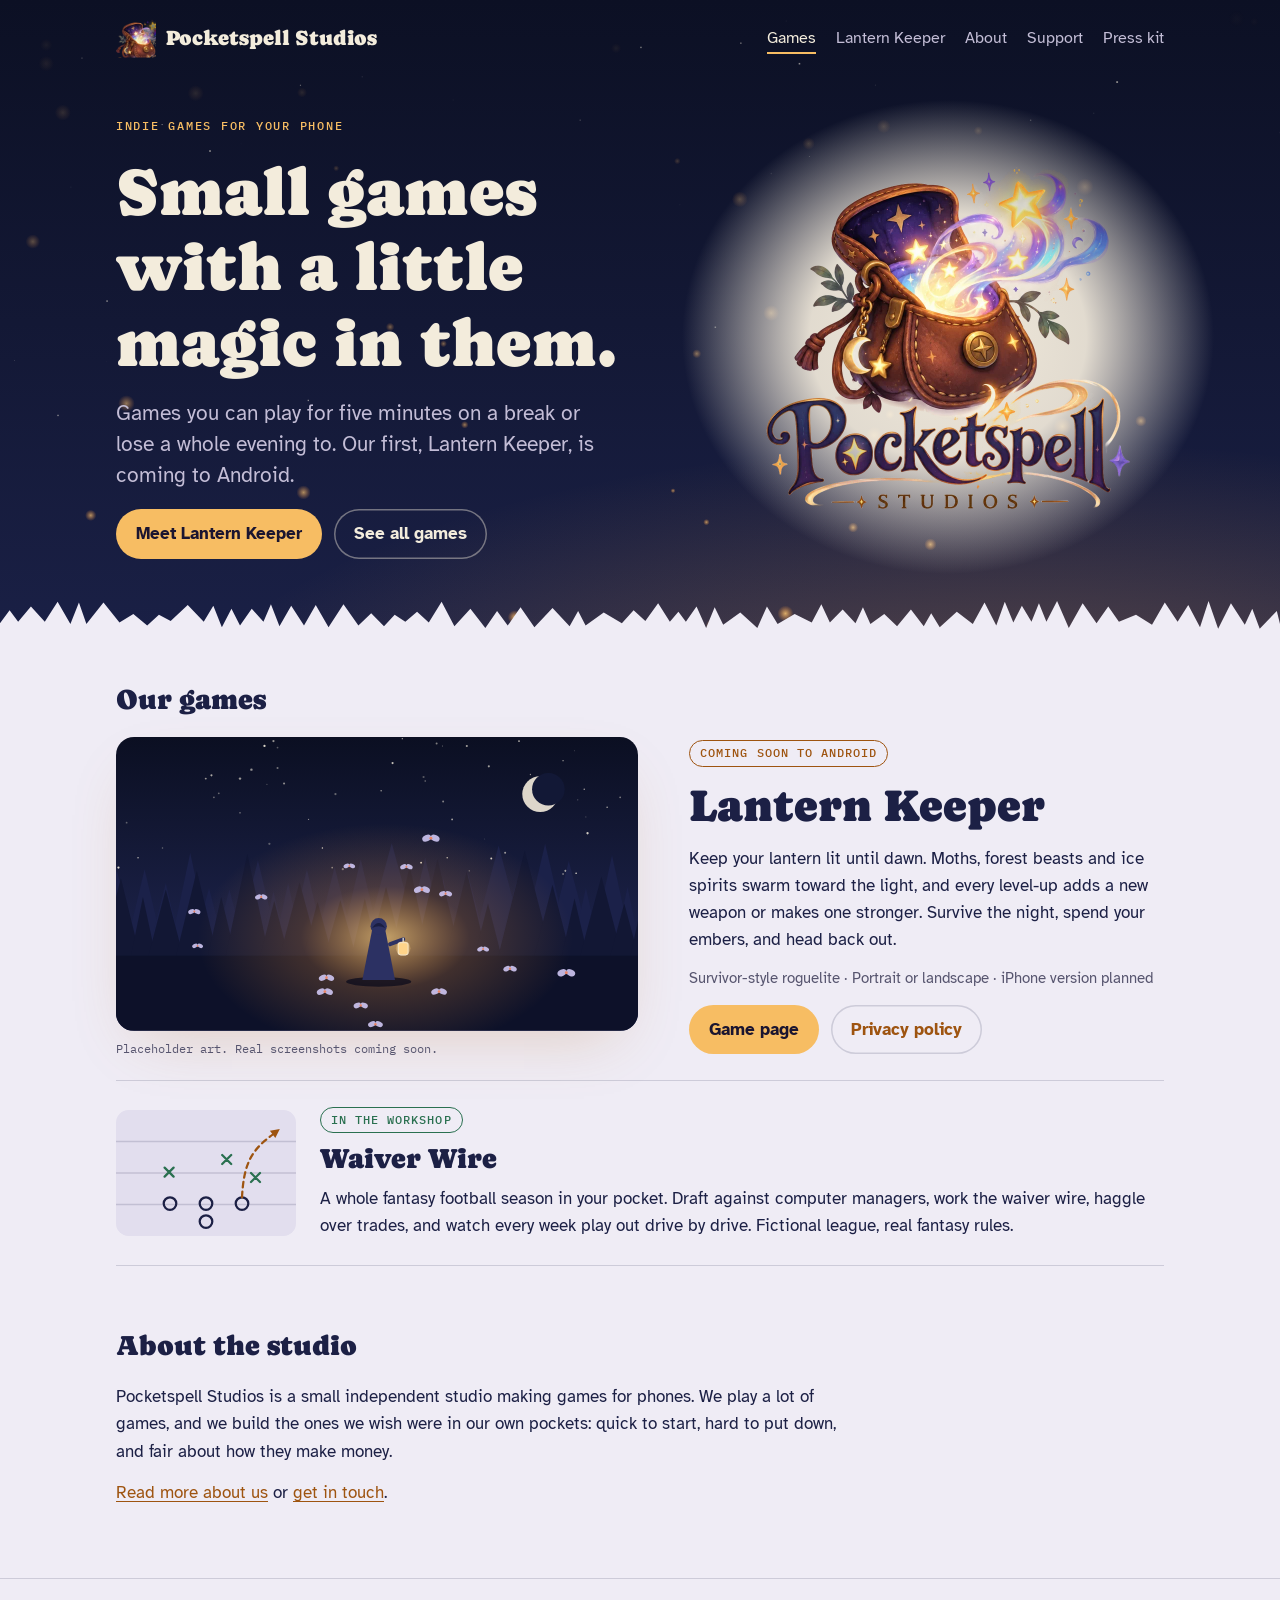
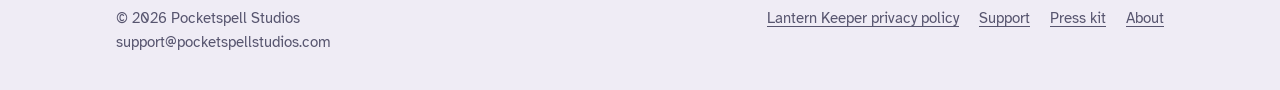
<file: index.html>
<!doctype html>
<html lang="en">
<head>
<meta charset="utf-8">
<meta name="viewport" content="width=device-width, initial-scale=1, viewport-fit=cover">
<title>Pocketspell Studios</title>
<meta name="description" content="Pocketspell Studios makes small games for your phone. Our first, Lantern Keeper, is coming to Android.">
<meta property="og:title" content="Pocketspell Studios">
<meta property="og:description" content="Pocketspell Studios makes small games for your phone. Our first, Lantern Keeper, is coming to Android.">
<meta property="og:type" content="website">
<meta property="og:url" content="https://pocketspellstudios.com/">
<meta name="theme-color" content="#0c1024">
<link rel="icon" href="assets/favicon-32.png" sizes="32x32" type="image/png">
<link rel="apple-touch-icon" href="assets/apple-touch-icon.png">
<meta property="og:image" content="https://pocketspellstudios.com/assets/pocketspell-logo.png">
<link rel="preconnect" href="https://fonts.googleapis.com">
<link rel="preconnect" href="https://fonts.gstatic.com" crossorigin>
<link rel="stylesheet" href="https://fonts.googleapis.com/css2?family=Atkinson+Hyperlegible:ital,wght@0,400;0,700;1,400&family=Caprasimo&family=IBM+Plex+Mono:wght@400;500&display=swap">
<link rel="stylesheet" href="styles.css">
<script src="site.js" defer></script>
</head>
<body>
<header class="sky">
<canvas class="embers" aria-hidden="true"></canvas>
<div class="wrap nav">
<a class="brand" href="index.html"><img class="mark" src="assets/pouch-96.webp" alt="" width="40" height="40"><span>Pocketspell Studios</span></a>
<nav aria-label="Main"><ul class="links"><li><a href="index.html" aria-current="page">Games</a></li><li><a href="lantern-keeper.html">Lantern Keeper</a></li><li><a href="about.html">About</a></li><li><a href="support.html">Support</a></li><li><a href="press.html">Press kit</a></li></ul></nav>
</div>
<div class="wrap"><div class="hero">
<div class="hero-text">
<span class="eyebrow">Indie games for your phone</span>
<h1>Small games with a little magic in them.</h1>
<p class="lede">Games you can play for five minutes on a break or lose a whole evening to. Our first, Lantern Keeper, is coming to Android.</p>
<div class="actions"><a class="btn" href="lantern-keeper.html">Meet Lantern Keeper</a><a class="btn ghost" href="#games">See all games</a></div>
</div>
<div class="hero-logo"><img src="assets/pocketspell-logo.webp" alt="Pocketspell Studios logo: a leather pouch spilling glowing stars" width="760" height="718"></div>
</div></div>
<svg class="treeline" viewBox="0 0 1200 60" preserveAspectRatio="none" aria-hidden="true"><path d="M0 60 L0 34 L0 33 L9 16 L17 31 L29 11 L42 31 L54 5 L66 34 L74 6 L81 34 L97 6 L112 32 L125 21 L138 36 L149 22 L160 30 L176 9 L191 31 L200 10 L208 38 L217 14 L225 36 L236 14 L247 31 L254 8 L262 37 L273 10 L285 36 L296 9 L308 38 L322 8 L336 36 L348 20 L360 37 L370 22 L380 31 L391 18 L402 32 L414 5 L426 37 L441 14 L455 39 L466 17 L476 36 L488 12 L501 38 L518 13 L534 37 L542 17 L549 36 L566 19 L583 33 L594 16 L605 30 L617 7 L628 31 L636 18 L643 31 L653 11 L662 39 L670 12 L678 35 L694 19 L710 39 L719 11 L729 34 L745 21 L761 32 L770 8 L778 32 L790 15 L802 33 L809 12 L816 34 L829 21 L841 37 L854 15 L866 37 L873 20 L881 38 L897 18 L912 34 L923 6 L934 36 L942 5 L950 32 L958 10 L967 31 L974 7 L981 31 L991 4 L1002 39 L1015 7 L1028 33 L1039 11 L1049 31 L1065 22 L1080 35 L1092 6 L1104 31 L1114 9 L1125 38 L1133 4 L1142 40 L1154 7 L1167 35 L1174 14 L1181 40 L1197 17 L1200 34 L1200 60Z"/></svg>
</header>
<main class="wrap">
<section class="section" id="games" aria-labelledby="games-h">
<h2 id="games-h">Our games</h2>
<div class="feature">
<div><div class="art"><svg viewBox="0 0 640 360" role="img" aria-label="Placeholder art: a cloaked keeper holds a lantern in a dark pine forest while moths circle the light">
<defs>
<linearGradient id="sk" x1="0" y1="0" x2="0" y2="1"><stop offset="0" stop-color="#0b0f22"/><stop offset="1" stop-color="#232a5a"/></linearGradient>
<radialGradient id="gl" cx="0.5" cy="0.5" r="0.5"><stop offset="0" stop-color="#ffcf7a" stop-opacity=".75"/><stop offset=".45" stop-color="#f59a3d" stop-opacity=".22"/><stop offset="1" stop-color="#f59a3d" stop-opacity="0"/></radialGradient>
</defs>
<rect width="640" height="360" fill="url(#sk)"/>
<circle cx="152" cy="93" r="0.9" fill="#f3ecdc" opacity="0.66"/><circle cx="400" cy="11" r="0.5" fill="#f3ecdc" opacity="0.80"/><circle cx="166" cy="40" r="1.5" fill="#f3ecdc" opacity="0.58"/><circle cx="535" cy="81" r="1.1" fill="#f3ecdc" opacity="0.39"/><circle cx="406" cy="148" r="1.0" fill="#f3ecdc" opacity="0.74"/><circle cx="430" cy="11" r="1.3" fill="#f3ecdc" opacity="0.65"/><circle cx="193" cy="5" r="1.4" fill="#f3ecdc" opacity="0.58"/><circle cx="460" cy="149" r="1.2" fill="#f3ecdc" opacity="0.85"/><circle cx="253" cy="136" r="0.9" fill="#f3ecdc" opacity="0.86"/><circle cx="562" cy="17" r="0.6" fill="#f3ecdc" opacity="0.43"/><circle cx="618" cy="74" r="1.1" fill="#f3ecdc" opacity="0.48"/><circle cx="325" cy="66" r="0.9" fill="#f3ecdc" opacity="0.65"/><circle cx="374" cy="154" r="1.2" fill="#f3ecdc" opacity="0.86"/><circle cx="548" cy="168" r="1.2" fill="#f3ecdc" opacity="0.40"/><circle cx="551" cy="164" r="1.4" fill="#f3ecdc" opacity="0.64"/><circle cx="457" cy="36" r="1.3" fill="#f3ecdc" opacity="0.64"/><circle cx="182" cy="11" r="1.4" fill="#f3ecdc" opacity="0.89"/><circle cx="57" cy="136" r="0.9" fill="#f3ecdc" opacity="0.39"/><circle cx="188" cy="131" r="1.4" fill="#f3ecdc" opacity="0.33"/><circle cx="393" cy="8" r="1.2" fill="#f3ecdc" opacity="0.50"/><circle cx="564" cy="167" r="1.0" fill="#f3ecdc" opacity="0.90"/><circle cx="198" cy="13" r="1.1" fill="#f3ecdc" opacity="0.32"/><circle cx="126" cy="69" r="1.1" fill="#f3ecdc" opacity="0.39"/><circle cx="27" cy="148" r="0.8" fill="#f3ecdc" opacity="0.88"/><circle cx="574" cy="64" r="1.0" fill="#f3ecdc" opacity="0.61"/><circle cx="412" cy="101" r="1.1" fill="#f3ecdc" opacity="0.67"/><circle cx="602" cy="86" r="0.9" fill="#f3ecdc" opacity="0.73"/><circle cx="152" cy="51" r="1.5" fill="#f3ecdc" opacity="0.61"/><circle cx="351" cy="2" r="0.9" fill="#f3ecdc" opacity="0.65"/><circle cx="13" cy="105" r="1.1" fill="#f3ecdc" opacity="0.34"/><circle cx="401" cy="79" r="1.2" fill="#f3ecdc" opacity="0.51"/><circle cx="452" cy="125" r="0.5" fill="#f3ecdc" opacity="0.34"/><circle cx="433" cy="164" r="0.8" fill="#f3ecdc" opacity="0.57"/><circle cx="379" cy="54" r="0.9" fill="#f3ecdc" opacity="0.49"/><circle cx="236" cy="101" r="0.8" fill="#f3ecdc" opacity="0.53"/><circle cx="494" cy="5" r="1.1" fill="#f3ecdc" opacity="0.74"/><circle cx="198" cy="38" r="1.3" fill="#f3ecdc" opacity="0.44"/><circle cx="120" cy="74" r="1.2" fill="#f3ecdc" opacity="0.36"/><circle cx="206" cy="57" r="1.3" fill="#f3ecdc" opacity="0.56"/><circle cx="548" cy="29" r="0.8" fill="#f3ecdc" opacity="0.69"/><circle cx="566" cy="77" r="0.7" fill="#f3ecdc" opacity="0.37"/><circle cx="339" cy="32" r="1.3" fill="#f3ecdc" opacity="0.80"/><circle cx="117" cy="47" r="1.3" fill="#f3ecdc" opacity="0.69"/><circle cx="516" cy="59" r="0.6" fill="#f3ecdc" opacity="0.48"/><circle cx="508" cy="46" r="0.8" fill="#f3ecdc" opacity="0.55"/><circle cx="269" cy="70" r="1.4" fill="#f3ecdc" opacity="0.39"/><circle cx="3" cy="160" r="1.4" fill="#f3ecdc" opacity="0.89"/><circle cx="278" cy="162" r="1.4" fill="#f3ecdc" opacity="0.43"/><circle cx="477" cy="142" r="1.2" fill="#f3ecdc" opacity="0.61"/><circle cx="185" cy="58" r="0.7" fill="#f3ecdc" opacity="0.34"/><circle cx="377" cy="49" r="1.3" fill="#f3ecdc" opacity="0.33"/><circle cx="578" cy="118" r="1.4" fill="#f3ecdc" opacity="0.84"/><circle cx="576" cy="98" r="0.5" fill="#f3ecdc" opacity="0.75"/><circle cx="110" cy="51" r="1.2" fill="#f3ecdc" opacity="0.61"/><circle cx="265" cy="160" r="1.1" fill="#f3ecdc" opacity="0.50"/>
<circle cx="520" cy="70" r="22" fill="#f3ecdc" opacity=".9"/><circle cx="530" cy="64" r="20" fill="#121836"/>
<path d="M-20 250 L1 163 L23 250Z" fill="#1b2149"/><path d="M14 250 L35 162 L56 250Z" fill="#1b2149"/><path d="M43 250 L61 179 L78 250Z" fill="#1b2149"/><path d="M68 250 L91 142 L114 250Z" fill="#1b2149"/><path d="M97 250 L114 185 L131 250Z" fill="#1b2149"/><path d="M122 250 L139 187 L156 250Z" fill="#1b2149"/><path d="M149 250 L174 151 L198 250Z" fill="#1b2149"/><path d="M178 250 L193 189 L208 250Z" fill="#1b2149"/><path d="M195 250 L211 179 L227 250Z" fill="#1b2149"/><path d="M213 250 L234 162 L255 250Z" fill="#1b2149"/><path d="M245 250 L268 159 L291 250Z" fill="#1b2149"/><path d="M276 250 L300 150 L324 250Z" fill="#1b2149"/><path d="M305 250 L338 130 L371 250Z" fill="#1b2149"/><path d="M355 250 L379 148 L403 250Z" fill="#1b2149"/><path d="M384 250 L401 173 L417 250Z" fill="#1b2149"/><path d="M409 250 L431 166 L453 250Z" fill="#1b2149"/><path d="M438 250 L469 133 L500 250Z" fill="#1b2149"/><path d="M472 250 L491 177 L511 250Z" fill="#1b2149"/><path d="M498 250 L526 131 L554 250Z" fill="#1b2149"/><path d="M530 250 L555 152 L581 250Z" fill="#1b2149"/><path d="M561 250 L576 185 L591 250Z" fill="#1b2149"/><path d="M585 250 L608 145 L631 250Z" fill="#1b2149"/><path d="M613 250 L627 184 L641 250Z" fill="#1b2149"/><path d="M634 250 L652 179 L669 250Z" fill="#1b2149"/><path d="M657 250 L676 179 L694 250Z" fill="#1b2149"/>
<path d="M-20 275 L6 173 L31 275Z" fill="#121734"/><path d="M17 275 L33 196 L50 275Z" fill="#121734"/><path d="M38 275 L61 187 L84 275Z" fill="#121734"/><path d="M72 275 L99 164 L126 275Z" fill="#121734"/><path d="M111 275 L129 196 L148 275Z" fill="#121734"/><path d="M133 275 L161 143 L189 275Z" fill="#121734"/><path d="M175 275 L194 201 L213 275Z" fill="#121734"/><path d="M199 275 L225 178 L251 275Z" fill="#121734"/><path d="M228 275 L247 202 L267 275Z" fill="#121734"/><path d="M254 275 L275 200 L296 275Z" fill="#121734"/><path d="M287 275 L305 198 L323 275Z" fill="#121734"/><path d="M308 275 L331 184 L354 275Z" fill="#121734"/><path d="M335 275 L360 158 L385 275Z" fill="#121734"/><path d="M365 275 L394 150 L424 275Z" fill="#121734"/><path d="M403 275 L430 165 L456 275Z" fill="#121734"/><path d="M438 275 L456 204 L474 275Z" fill="#121734"/><path d="M467 275 L501 139 L536 275Z" fill="#121734"/><path d="M511 275 L535 181 L559 275Z" fill="#121734"/><path d="M545 275 L562 198 L580 275Z" fill="#121734"/><path d="M567 275 L595 171 L622 275Z" fill="#121734"/><path d="M604 275 L623 204 L642 275Z" fill="#121734"/><path d="M629 275 L652 170 L676 275Z" fill="#121734"/><path d="M660 275 L685 179 L710 275Z" fill="#121734"/>
<rect y="268" width="640" height="92" fill="#0d1129"/>
<ellipse cx="330" cy="246" rx="230" ry="140" fill="url(#gl)"/>
<ellipse cx="322" cy="300" rx="40" ry="6" fill="#06081a" opacity=".7"/>
<path d="M302 298 L314 236 Q322 222 330 236 L342 298Z" fill="#2c3163"/>
<circle cx="322" cy="232" r="10" fill="#2c3163"/>
<path d="M314 234 Q322 222 330 234 Q322 230 314 234Z" fill="#1a1e42"/>
<path d="M336 254 L352 248" stroke="#2c3163" stroke-width="5" stroke-linecap="round"/>
<line x1="352" y1="246" x2="352" y2="252" stroke="#f3ecdc" stroke-width="1.5"/>
<rect x="346" y="252" width="12" height="15" rx="3" fill="#ffd791" stroke="#f3ecdc" stroke-width="1.5"/>
<circle cx="352" cy="259" r="9" fill="#ffcf7a" opacity=".35"/>
<g transform="translate(318 352) scale(1.09)" opacity=".9"><ellipse cx="-4" cy="0" rx="4.5" ry="3" fill="#cfc6f2" transform="rotate(-25 -4 0)"/><ellipse cx="4" cy="0" rx="4.5" ry="3" fill="#cfc6f2" transform="rotate(25 4 0)"/><circle r="1.4" fill="#ff8f6b"/></g><g transform="translate(356 159) scale(0.92)" opacity=".9"><ellipse cx="-4" cy="0" rx="4.5" ry="3" fill="#cfc6f2" transform="rotate(-25 -4 0)"/><ellipse cx="4" cy="0" rx="4.5" ry="3" fill="#cfc6f2" transform="rotate(25 4 0)"/><circle r="1.4" fill="#ff8f6b"/></g><g transform="translate(96 214) scale(0.90)" opacity=".9"><ellipse cx="-4" cy="0" rx="4.5" ry="3" fill="#cfc6f2" transform="rotate(-25 -4 0)"/><ellipse cx="4" cy="0" rx="4.5" ry="3" fill="#cfc6f2" transform="rotate(25 4 0)"/><circle r="1.4" fill="#ff8f6b"/></g><g transform="translate(386 124) scale(1.28)" opacity=".9"><ellipse cx="-4" cy="0" rx="4.5" ry="3" fill="#cfc6f2" transform="rotate(-25 -4 0)"/><ellipse cx="4" cy="0" rx="4.5" ry="3" fill="#cfc6f2" transform="rotate(25 4 0)"/><circle r="1.4" fill="#ff8f6b"/></g><g transform="translate(375 187) scale(1.18)" opacity=".9"><ellipse cx="-4" cy="0" rx="4.5" ry="3" fill="#cfc6f2" transform="rotate(-25 -4 0)"/><ellipse cx="4" cy="0" rx="4.5" ry="3" fill="#cfc6f2" transform="rotate(25 4 0)"/><circle r="1.4" fill="#ff8f6b"/></g><g transform="translate(404 192) scale(0.96)" opacity=".9"><ellipse cx="-4" cy="0" rx="4.5" ry="3" fill="#cfc6f2" transform="rotate(-25 -4 0)"/><ellipse cx="4" cy="0" rx="4.5" ry="3" fill="#cfc6f2" transform="rotate(25 4 0)"/><circle r="1.4" fill="#ff8f6b"/></g><g transform="translate(300 329) scale(1.05)" opacity=".9"><ellipse cx="-4" cy="0" rx="4.5" ry="3" fill="#cfc6f2" transform="rotate(-25 -4 0)"/><ellipse cx="4" cy="0" rx="4.5" ry="3" fill="#cfc6f2" transform="rotate(25 4 0)"/><circle r="1.4" fill="#ff8f6b"/></g><g transform="translate(100 256) scale(0.80)" opacity=".9"><ellipse cx="-4" cy="0" rx="4.5" ry="3" fill="#cfc6f2" transform="rotate(-25 -4 0)"/><ellipse cx="4" cy="0" rx="4.5" ry="3" fill="#cfc6f2" transform="rotate(25 4 0)"/><circle r="1.4" fill="#ff8f6b"/></g><g transform="translate(450 260) scale(0.87)" opacity=".9"><ellipse cx="-4" cy="0" rx="4.5" ry="3" fill="#cfc6f2" transform="rotate(-25 -4 0)"/><ellipse cx="4" cy="0" rx="4.5" ry="3" fill="#cfc6f2" transform="rotate(25 4 0)"/><circle r="1.4" fill="#ff8f6b"/></g><g transform="translate(552 289) scale(1.31)" opacity=".9"><ellipse cx="-4" cy="0" rx="4.5" ry="3" fill="#cfc6f2" transform="rotate(-25 -4 0)"/><ellipse cx="4" cy="0" rx="4.5" ry="3" fill="#cfc6f2" transform="rotate(25 4 0)"/><circle r="1.4" fill="#ff8f6b"/></g><g transform="translate(483 284) scale(0.99)" opacity=".9"><ellipse cx="-4" cy="0" rx="4.5" ry="3" fill="#cfc6f2" transform="rotate(-25 -4 0)"/><ellipse cx="4" cy="0" rx="4.5" ry="3" fill="#cfc6f2" transform="rotate(25 4 0)"/><circle r="1.4" fill="#ff8f6b"/></g><g transform="translate(256 312) scale(1.19)" opacity=".9"><ellipse cx="-4" cy="0" rx="4.5" ry="3" fill="#cfc6f2" transform="rotate(-25 -4 0)"/><ellipse cx="4" cy="0" rx="4.5" ry="3" fill="#cfc6f2" transform="rotate(25 4 0)"/><circle r="1.4" fill="#ff8f6b"/></g><g transform="translate(178 196) scale(0.91)" opacity=".9"><ellipse cx="-4" cy="0" rx="4.5" ry="3" fill="#cfc6f2" transform="rotate(-25 -4 0)"/><ellipse cx="4" cy="0" rx="4.5" ry="3" fill="#cfc6f2" transform="rotate(25 4 0)"/><circle r="1.4" fill="#ff8f6b"/></g><g transform="translate(258 295) scale(1.13)" opacity=".9"><ellipse cx="-4" cy="0" rx="4.5" ry="3" fill="#cfc6f2" transform="rotate(-25 -4 0)"/><ellipse cx="4" cy="0" rx="4.5" ry="3" fill="#cfc6f2" transform="rotate(25 4 0)"/><circle r="1.4" fill="#ff8f6b"/></g><g transform="translate(286 158) scale(0.85)" opacity=".9"><ellipse cx="-4" cy="0" rx="4.5" ry="3" fill="#cfc6f2" transform="rotate(-25 -4 0)"/><ellipse cx="4" cy="0" rx="4.5" ry="3" fill="#cfc6f2" transform="rotate(25 4 0)"/><circle r="1.4" fill="#ff8f6b"/></g><g transform="translate(396 312) scale(1.16)" opacity=".9"><ellipse cx="-4" cy="0" rx="4.5" ry="3" fill="#cfc6f2" transform="rotate(-25 -4 0)"/><ellipse cx="4" cy="0" rx="4.5" ry="3" fill="#cfc6f2" transform="rotate(25 4 0)"/><circle r="1.4" fill="#ff8f6b"/></g>
</svg></div><p class="caption">Placeholder art. Real screenshots coming soon.</p></div>
<div class="feature-text">
<span class="chip">Coming soon to Android</span>
<h3>Lantern Keeper</h3>
<p>Keep your lantern lit until dawn. Moths, forest beasts and ice spirits swarm toward the light, and every level-up adds a new weapon or makes one stronger. Survive the night, spend your embers, and head back out.</p>
<p class="muted small">Survivor-style roguelite · Portrait or landscape · iPhone version planned</p>
<div class="actions"><a class="btn" href="lantern-keeper.html">Game page</a><a class="btn quiet" href="lantern-keeper-privacy.html">Privacy policy</a></div>
</div>
</div>
<div class="later">
<div class="play" aria-hidden="true"><svg viewBox="0 0 200 140">
<rect class="field" width="200" height="140" rx="14"/>
<line class="yard" x1="0" y1="35" x2="200" y2="35"/><line class="yard" x1="0" y1="70" x2="200" y2="70"/><line class="yard" x1="0" y1="105" x2="200" y2="105"/>
<circle class="o" cx="60" cy="104" r="7"/><circle class="o" cx="100" cy="104" r="7"/><circle class="o" cx="140" cy="104" r="7"/><circle class="o" cx="100" cy="124" r="7"/>
<path class="x" d="M54 64l10 10M64 64l-10 10M118 50l10 10M128 50l-10 10M150 70l10 10M160 70l-10 10"/>
<path class="route" d="M140 97 C142 60 150 44 176 26"/><path class="tip" d="M182 21l-11 2 6 8z"/>
</svg></div>
<div class="later-text">
<span class="chip moss">In the workshop</span>
<h3>Waiver Wire</h3>
<p>A whole fantasy football season in your pocket. Draft against computer managers, work the waiver wire, haggle over trades, and watch every week play out drive by drive. Fictional league, real fantasy rules.</p>
</div>
</div>
</section>
<section class="section" aria-labelledby="studio-h">
<h2 id="studio-h">About the studio</h2>
<div class="prose">
<p>Pocketspell Studios is a small independent studio making games for phones. We play a lot of games, and we build the ones we wish were in our own pockets: quick to start, hard to put down, and fair about how they make money.</p>
<p><a href="about.html">Read more about us</a> or <a href="support.html">get in touch</a>.</p>
</div>
</section>
</main>
<footer class="site-foot"><div class="wrap">
<div>© 2026 Pocketspell Studios<br><span class="small">support@pocketspellstudios.com</span></div>
<nav aria-label="Footer"><a href="lantern-keeper-privacy.html">Lantern Keeper privacy policy</a><a href="support.html">Support</a><a href="press.html">Press kit</a><a href="about.html">About</a></nav>
</div></footer>
</body>
</html>
</file>
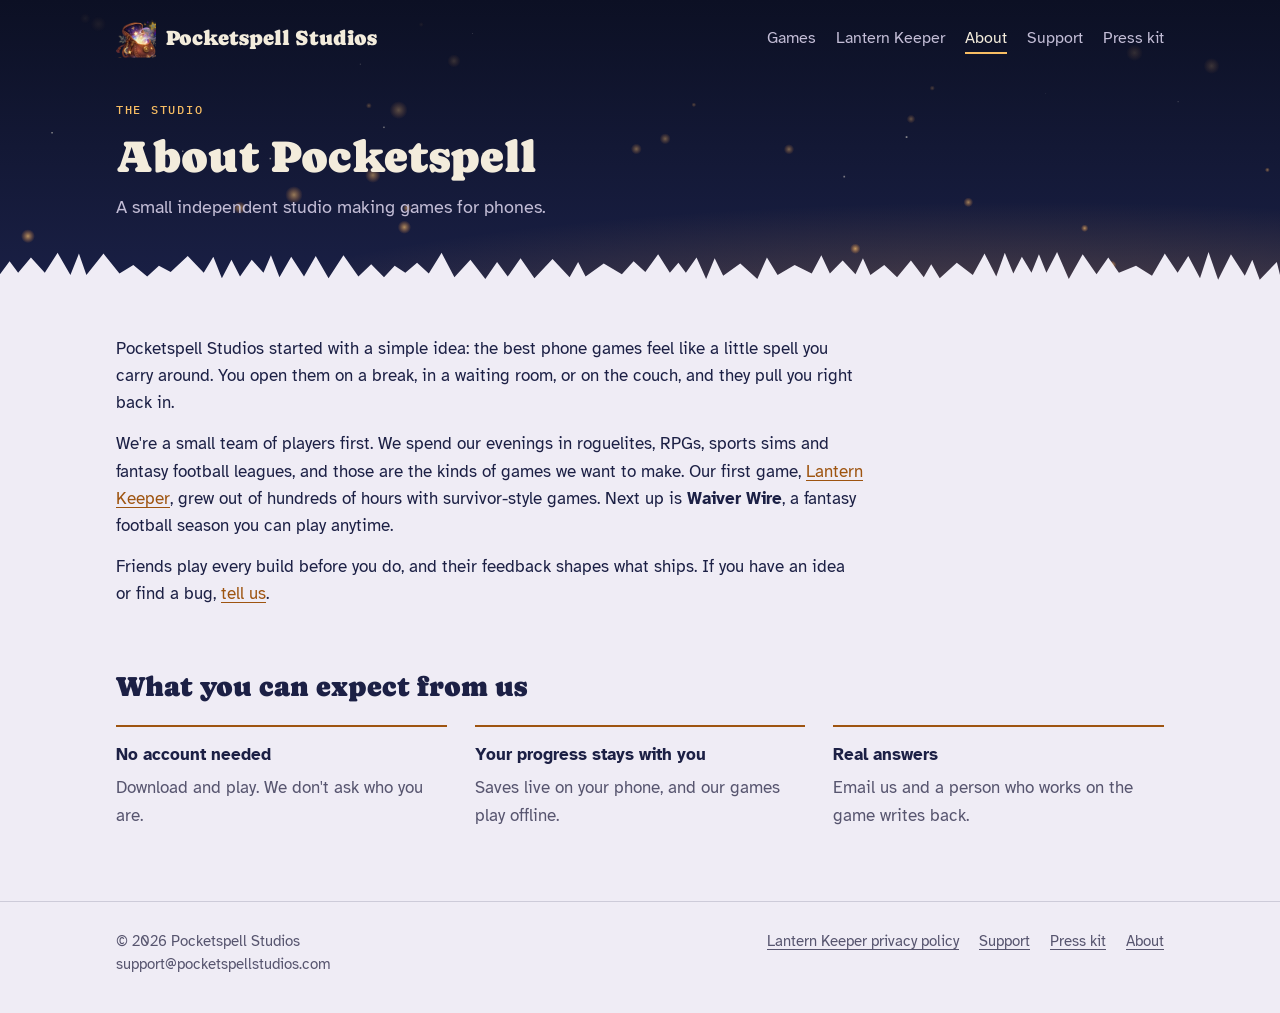
<file: about.html>
<!doctype html>
<html lang="en">
<head>
<meta charset="utf-8">
<meta name="viewport" content="width=device-width, initial-scale=1, viewport-fit=cover">
<title>About · Pocketspell Studios</title>
<meta name="description" content="Pocketspell Studios is a small independent studio making games for phones.">
<meta property="og:title" content="About · Pocketspell Studios">
<meta property="og:description" content="Pocketspell Studios is a small independent studio making games for phones.">
<meta property="og:type" content="website">
<meta property="og:url" content="https://pocketspellstudios.com/about.html">
<meta name="theme-color" content="#0c1024">
<link rel="icon" href="assets/favicon-32.png" sizes="32x32" type="image/png">
<link rel="apple-touch-icon" href="assets/apple-touch-icon.png">
<meta property="og:image" content="https://pocketspellstudios.com/assets/pocketspell-logo.png">
<link rel="preconnect" href="https://fonts.googleapis.com">
<link rel="preconnect" href="https://fonts.gstatic.com" crossorigin>
<link rel="stylesheet" href="https://fonts.googleapis.com/css2?family=Atkinson+Hyperlegible:ital,wght@0,400;0,700;1,400&family=Caprasimo&family=IBM+Plex+Mono:wght@400;500&display=swap">
<link rel="stylesheet" href="styles.css">
<script src="site.js" defer></script>
</head>
<body>
<header class="sky">
<canvas class="embers" aria-hidden="true"></canvas>
<div class="wrap nav">
<a class="brand" href="index.html"><img class="mark" src="assets/pouch-96.webp" alt="" width="40" height="40"><span>Pocketspell Studios</span></a>
<nav aria-label="Main"><ul class="links"><li><a href="index.html">Games</a></li><li><a href="lantern-keeper.html">Lantern Keeper</a></li><li><a href="about.html" aria-current="page">About</a></li><li><a href="support.html">Support</a></li><li><a href="press.html">Press kit</a></li></ul></nav>
</div>
<div class="wrap"><div class="page-head">
<span class="eyebrow">The studio</span>
<h1>About Pocketspell</h1>
<p class="lede">A small independent studio making games for phones.</p>
</div></div>
<svg class="treeline" viewBox="0 0 1200 60" preserveAspectRatio="none" aria-hidden="true"><path d="M0 60 L0 34 L0 33 L9 16 L17 31 L29 11 L42 31 L54 5 L66 34 L74 6 L81 34 L97 6 L112 32 L125 21 L138 36 L149 22 L160 30 L176 9 L191 31 L200 10 L208 38 L217 14 L225 36 L236 14 L247 31 L254 8 L262 37 L273 10 L285 36 L296 9 L308 38 L322 8 L336 36 L348 20 L360 37 L370 22 L380 31 L391 18 L402 32 L414 5 L426 37 L441 14 L455 39 L466 17 L476 36 L488 12 L501 38 L518 13 L534 37 L542 17 L549 36 L566 19 L583 33 L594 16 L605 30 L617 7 L628 31 L636 18 L643 31 L653 11 L662 39 L670 12 L678 35 L694 19 L710 39 L719 11 L729 34 L745 21 L761 32 L770 8 L778 32 L790 15 L802 33 L809 12 L816 34 L829 21 L841 37 L854 15 L866 37 L873 20 L881 38 L897 18 L912 34 L923 6 L934 36 L942 5 L950 32 L958 10 L967 31 L974 7 L981 31 L991 4 L1002 39 L1015 7 L1028 33 L1039 11 L1049 31 L1065 22 L1080 35 L1092 6 L1104 31 L1114 9 L1125 38 L1133 4 L1142 40 L1154 7 L1167 35 L1174 14 L1181 40 L1197 17 L1200 34 L1200 60Z"/></svg>
</header>
<main class="wrap">
<section class="section">
<div class="prose">
<p>Pocketspell Studios started with a simple idea: the best phone games feel like a little spell you carry around. You open them on a break, in a waiting room, or on the couch, and they pull you right back in.</p>
<p>We're a small team of players first. We spend our evenings in roguelites, RPGs, sports sims and fantasy football leagues, and those are the kinds of games we want to make. Our first game, <a href="lantern-keeper.html">Lantern Keeper</a>, grew out of hundreds of hours with survivor-style games. Next up is <strong>Waiver Wire</strong>, a fantasy football season you can play anytime.</p>
<p>Friends play every build before you do, and their feedback shapes what ships. If you have an idea or find a bug, <a href="support.html">tell us</a>.</p>
</div>
</section>
<section class="section" aria-labelledby="prom-h">
<h2 id="prom-h">What you can expect from us</h2>
<ul class="promises">
<li><strong>No account needed</strong><span>Download and play. We don't ask who you are.</span></li>
<li><strong>Your progress stays with you</strong><span>Saves live on your phone, and our games play offline.</span></li>
<li><strong>Real answers</strong><span>Email us and a person who works on the game writes back.</span></li>
</ul>
</section>
</main>
<footer class="site-foot"><div class="wrap">
<div>© 2026 Pocketspell Studios<br><span class="small">support@pocketspellstudios.com</span></div>
<nav aria-label="Footer"><a href="lantern-keeper-privacy.html">Lantern Keeper privacy policy</a><a href="support.html">Support</a><a href="press.html">Press kit</a><a href="about.html">About</a></nav>
</div></footer>
</body>
</html>
</file>
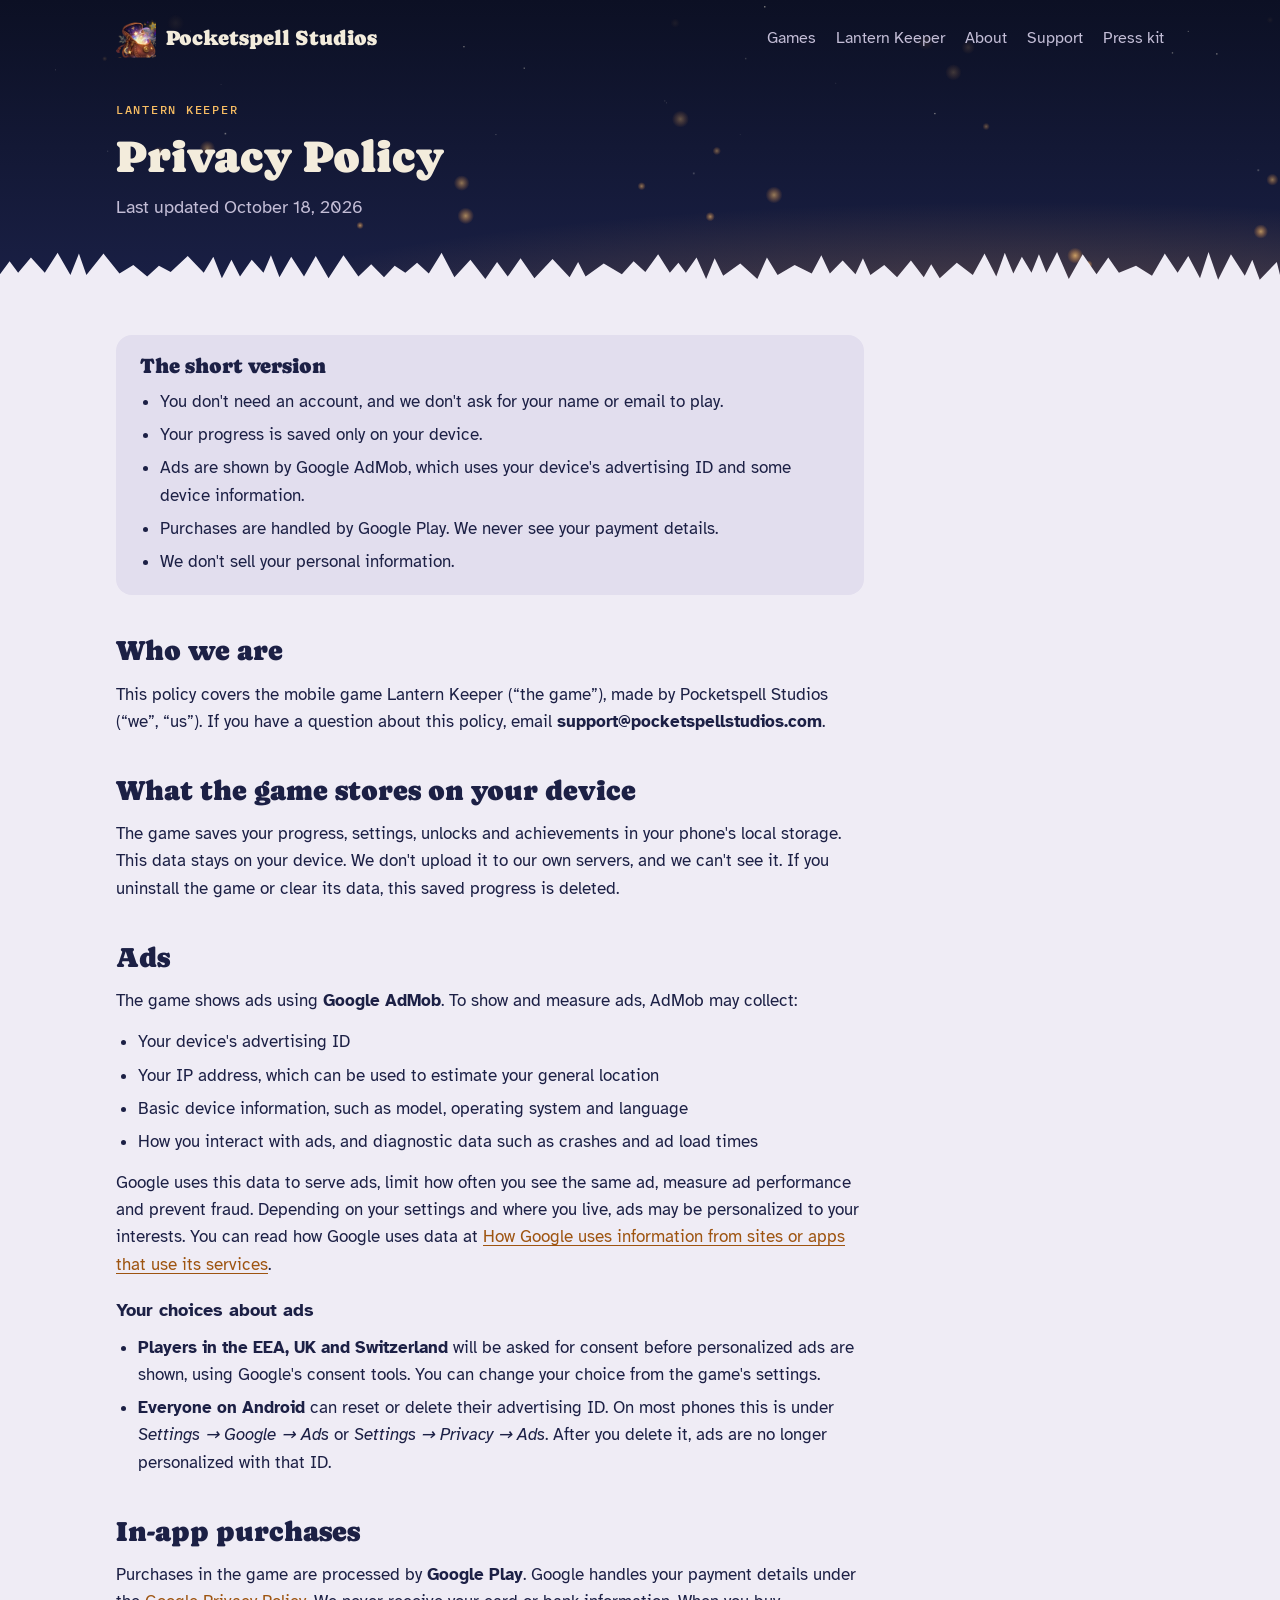
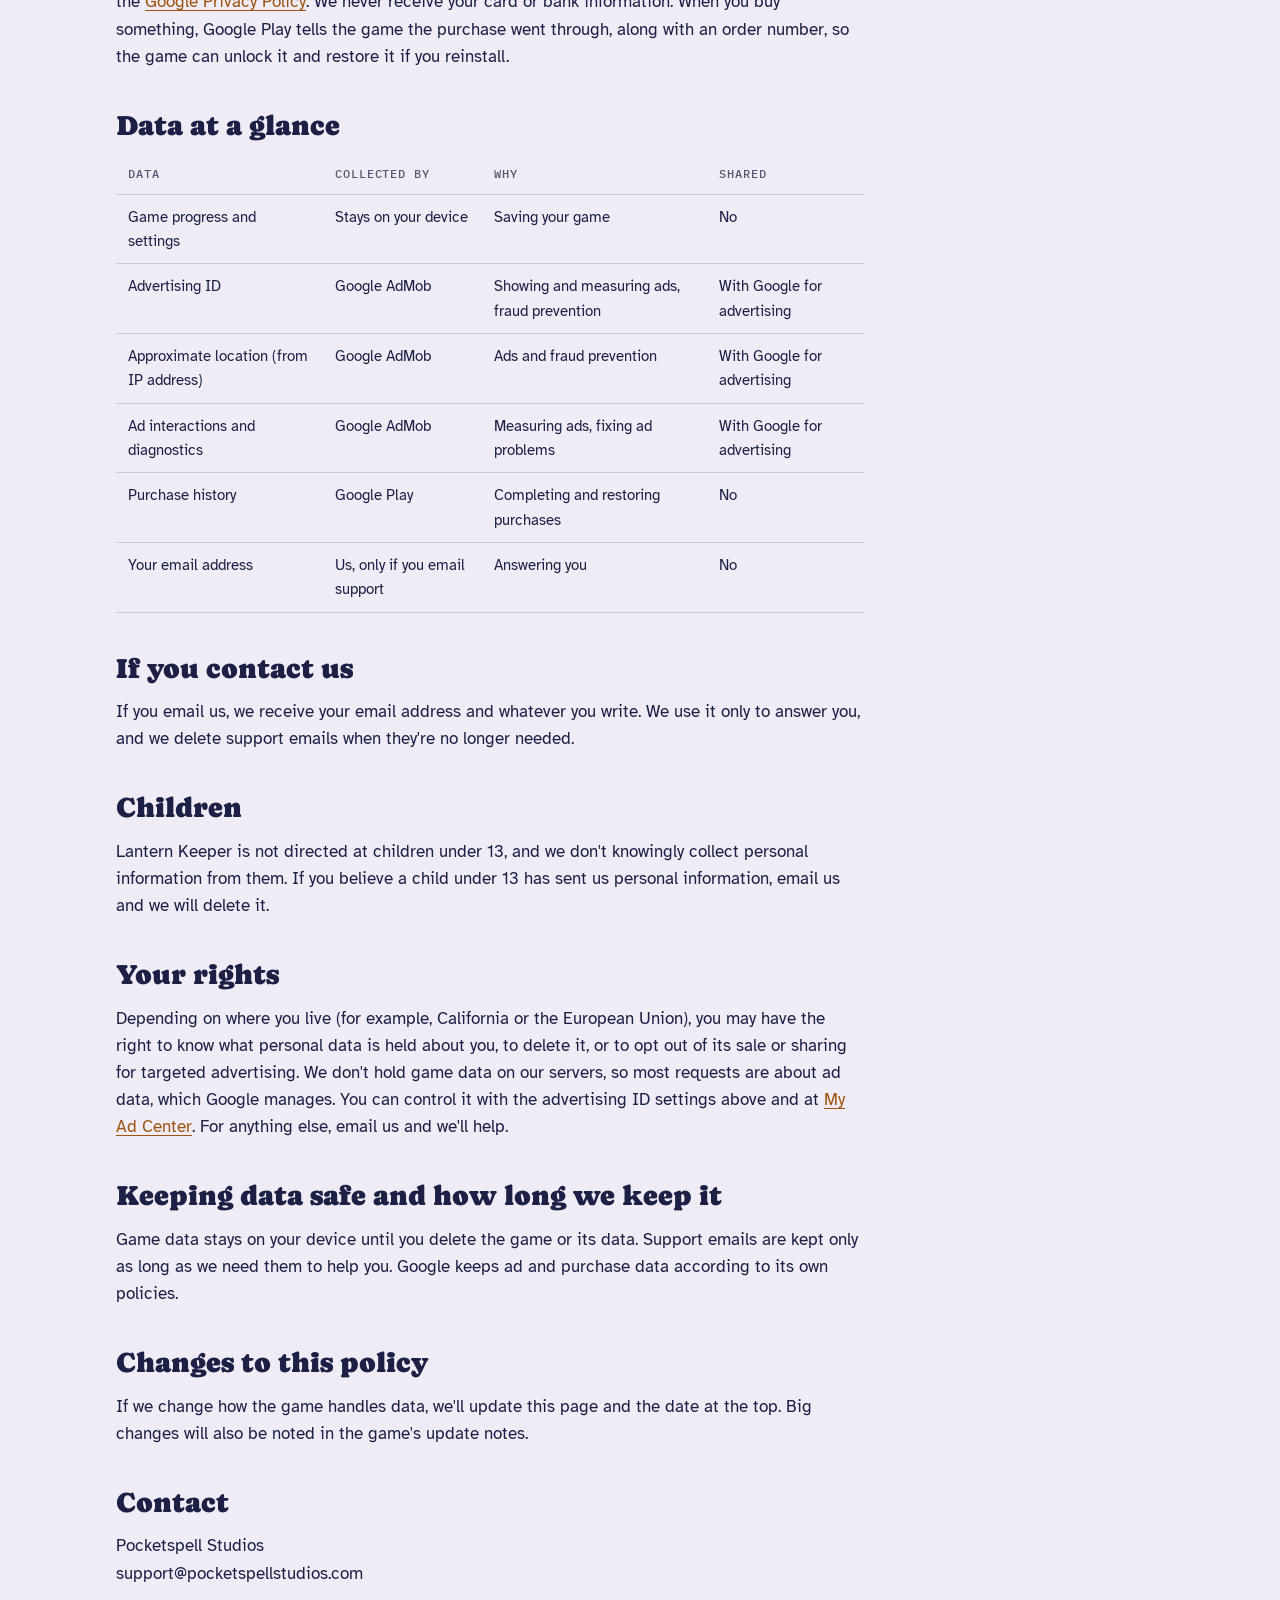
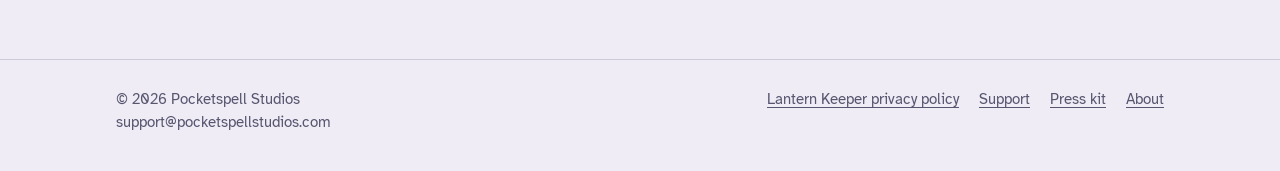
<file: lantern-keeper-privacy.html>
<!doctype html>
<html lang="en">
<head>
<meta charset="utf-8">
<meta name="viewport" content="width=device-width, initial-scale=1, viewport-fit=cover">
<title>Lantern Keeper Privacy Policy · Pocketspell Studios</title>
<meta name="description" content="How Lantern Keeper handles your data: progress stays on your device, ads are served by Google AdMob, and purchases go through Google Play.">
<meta property="og:title" content="Lantern Keeper Privacy Policy · Pocketspell Studios">
<meta property="og:description" content="How Lantern Keeper handles your data: progress stays on your device, ads are served by Google AdMob, and purchases go through Google Play.">
<meta property="og:type" content="website">
<meta property="og:url" content="https://pocketspellstudios.com/lantern-keeper-privacy.html">
<meta name="theme-color" content="#0c1024">
<link rel="icon" href="assets/favicon-32.png" sizes="32x32" type="image/png">
<link rel="apple-touch-icon" href="assets/apple-touch-icon.png">
<meta property="og:image" content="https://pocketspellstudios.com/assets/pocketspell-logo.png">
<link rel="preconnect" href="https://fonts.googleapis.com">
<link rel="preconnect" href="https://fonts.gstatic.com" crossorigin>
<link rel="stylesheet" href="https://fonts.googleapis.com/css2?family=Atkinson+Hyperlegible:ital,wght@0,400;0,700;1,400&family=Caprasimo&family=IBM+Plex+Mono:wght@400;500&display=swap">
<link rel="stylesheet" href="styles.css">
<script src="site.js" defer></script>
</head>
<body>
<header class="sky">
<canvas class="embers" aria-hidden="true"></canvas>
<div class="wrap nav">
<a class="brand" href="index.html"><img class="mark" src="assets/pouch-96.webp" alt="" width="40" height="40"><span>Pocketspell Studios</span></a>
<nav aria-label="Main"><ul class="links"><li><a href="index.html">Games</a></li><li><a href="lantern-keeper.html">Lantern Keeper</a></li><li><a href="about.html">About</a></li><li><a href="support.html">Support</a></li><li><a href="press.html">Press kit</a></li></ul></nav>
</div>
<div class="wrap"><div class="page-head">
<span class="eyebrow">Lantern Keeper</span>
<h1>Privacy Policy</h1>
<p class="lede">Last updated October 18, 2026</p>
</div></div>
<svg class="treeline" viewBox="0 0 1200 60" preserveAspectRatio="none" aria-hidden="true"><path d="M0 60 L0 34 L0 33 L9 16 L17 31 L29 11 L42 31 L54 5 L66 34 L74 6 L81 34 L97 6 L112 32 L125 21 L138 36 L149 22 L160 30 L176 9 L191 31 L200 10 L208 38 L217 14 L225 36 L236 14 L247 31 L254 8 L262 37 L273 10 L285 36 L296 9 L308 38 L322 8 L336 36 L348 20 L360 37 L370 22 L380 31 L391 18 L402 32 L414 5 L426 37 L441 14 L455 39 L466 17 L476 36 L488 12 L501 38 L518 13 L534 37 L542 17 L549 36 L566 19 L583 33 L594 16 L605 30 L617 7 L628 31 L636 18 L643 31 L653 11 L662 39 L670 12 L678 35 L694 19 L710 39 L719 11 L729 34 L745 21 L761 32 L770 8 L778 32 L790 15 L802 33 L809 12 L816 34 L829 21 L841 37 L854 15 L866 37 L873 20 L881 38 L897 18 L912 34 L923 6 L934 36 L942 5 L950 32 L958 10 L967 31 L974 7 L981 31 L991 4 L1002 39 L1015 7 L1028 33 L1039 11 L1049 31 L1065 22 L1080 35 L1092 6 L1104 31 L1114 9 L1125 38 L1133 4 L1142 40 L1154 7 L1167 35 L1174 14 L1181 40 L1197 17 L1200 34 L1200 60Z"/></svg>
</header>
<main class="wrap">
<div class="prose">
<div class="short">
<h2>The short version</h2>
<ul>
<li>You don't need an account, and we don't ask for your name or email to play.</li>
<li>Your progress is saved only on your device.</li>
<li>Ads are shown by Google AdMob, which uses your device's advertising ID and some device information.</li>
<li>Purchases are handled by Google Play. We never see your payment details.</li>
<li>We don't sell your personal information.</li>
</ul>
</div>

<h2>Who we are</h2>
<p>This policy covers the mobile game Lantern Keeper (“the game”), made by Pocketspell Studios (“we”, “us”). If you have a question about this policy, email <strong>support@pocketspellstudios.com</strong>.</p>

<h2>What the game stores on your device</h2>
<p>The game saves your progress, settings, unlocks and achievements in your phone's local storage. This data stays on your device. We don't upload it to our own servers, and we can't see it. If you uninstall the game or clear its data, this saved progress is deleted.</p>

<h2>Ads</h2>
<p>The game shows ads using <strong>Google AdMob</strong>. To show and measure ads, AdMob may collect:</p>
<ul>
<li>Your device's advertising ID</li>
<li>Your IP address, which can be used to estimate your general location</li>
<li>Basic device information, such as model, operating system and language</li>
<li>How you interact with ads, and diagnostic data such as crashes and ad load times</li>
</ul>
<p>Google uses this data to serve ads, limit how often you see the same ad, measure ad performance and prevent fraud. Depending on your settings and where you live, ads may be personalized to your interests. You can read how Google uses data at <a href="https://policies.google.com/technologies/partner-sites">How Google uses information from sites or apps that use its services</a>.</p>
<h3>Your choices about ads</h3>
<ul>
<li><strong>Players in the EEA, UK and Switzerland</strong> will be asked for consent before personalized ads are shown, using Google's consent tools. You can change your choice from the game's settings.</li>
<li><strong>Everyone on Android</strong> can reset or delete their advertising ID. On most phones this is under <em>Settings → Google → Ads</em> or <em>Settings → Privacy → Ads</em>. After you delete it, ads are no longer personalized with that ID.</li>
</ul>

<h2>In-app purchases</h2>
<p>Purchases in the game are processed by <strong>Google Play</strong>. Google handles your payment details under the <a href="https://policies.google.com/privacy">Google Privacy Policy</a>. We never receive your card or bank information. When you buy something, Google Play tells the game the purchase went through, along with an order number, so the game can unlock it and restore it if you reinstall.</p>

<h2>Data at a glance</h2>
<div class="table-wrap">
<table>
<thead><tr><th>Data</th><th>Collected by</th><th>Why</th><th>Shared</th></tr></thead>
<tbody>
<tr><td>Game progress and settings</td><td>Stays on your device</td><td>Saving your game</td><td>No</td></tr>
<tr><td>Advertising ID</td><td>Google AdMob</td><td>Showing and measuring ads, fraud prevention</td><td>With Google for advertising</td></tr>
<tr><td>Approximate location (from IP address)</td><td>Google AdMob</td><td>Ads and fraud prevention</td><td>With Google for advertising</td></tr>
<tr><td>Ad interactions and diagnostics</td><td>Google AdMob</td><td>Measuring ads, fixing ad problems</td><td>With Google for advertising</td></tr>
<tr><td>Purchase history</td><td>Google Play</td><td>Completing and restoring purchases</td><td>No</td></tr>
<tr><td>Your email address</td><td>Us, only if you email support</td><td>Answering you</td><td>No</td></tr>
</tbody>
</table>
</div>

<h2>If you contact us</h2>
<p>If you email us, we receive your email address and whatever you write. We use it only to answer you, and we delete support emails when they're no longer needed.</p>

<h2>Children</h2>
<p>Lantern Keeper is not directed at children under 13, and we don't knowingly collect personal information from them. If you believe a child under 13 has sent us personal information, email us and we will delete it.</p>

<h2>Your rights</h2>
<p>Depending on where you live (for example, California or the European Union), you may have the right to know what personal data is held about you, to delete it, or to opt out of its sale or sharing for targeted advertising. We don't hold game data on our servers, so most requests are about ad data, which Google manages. You can control it with the advertising ID settings above and at <a href="https://myadcenter.google.com/">My Ad Center</a>. For anything else, email us and we'll help.</p>

<h2>Keeping data safe and how long we keep it</h2>
<p>Game data stays on your device until you delete the game or its data. Support emails are kept only as long as we need them to help you. Google keeps ad and purchase data according to its own policies.</p>

<h2>Changes to this policy</h2>
<p>If we change how the game handles data, we'll update this page and the date at the top. Big changes will also be noted in the game's update notes.</p>

<h2>Contact</h2>
<p>Pocketspell Studios<br>support@pocketspellstudios.com</p>
</div>
</main>
<footer class="site-foot"><div class="wrap">
<div>© 2026 Pocketspell Studios<br><span class="small">support@pocketspellstudios.com</span></div>
<nav aria-label="Footer"><a href="lantern-keeper-privacy.html">Lantern Keeper privacy policy</a><a href="support.html">Support</a><a href="press.html">Press kit</a><a href="about.html">About</a></nav>
</div></footer>
</body>
</html>
</file>
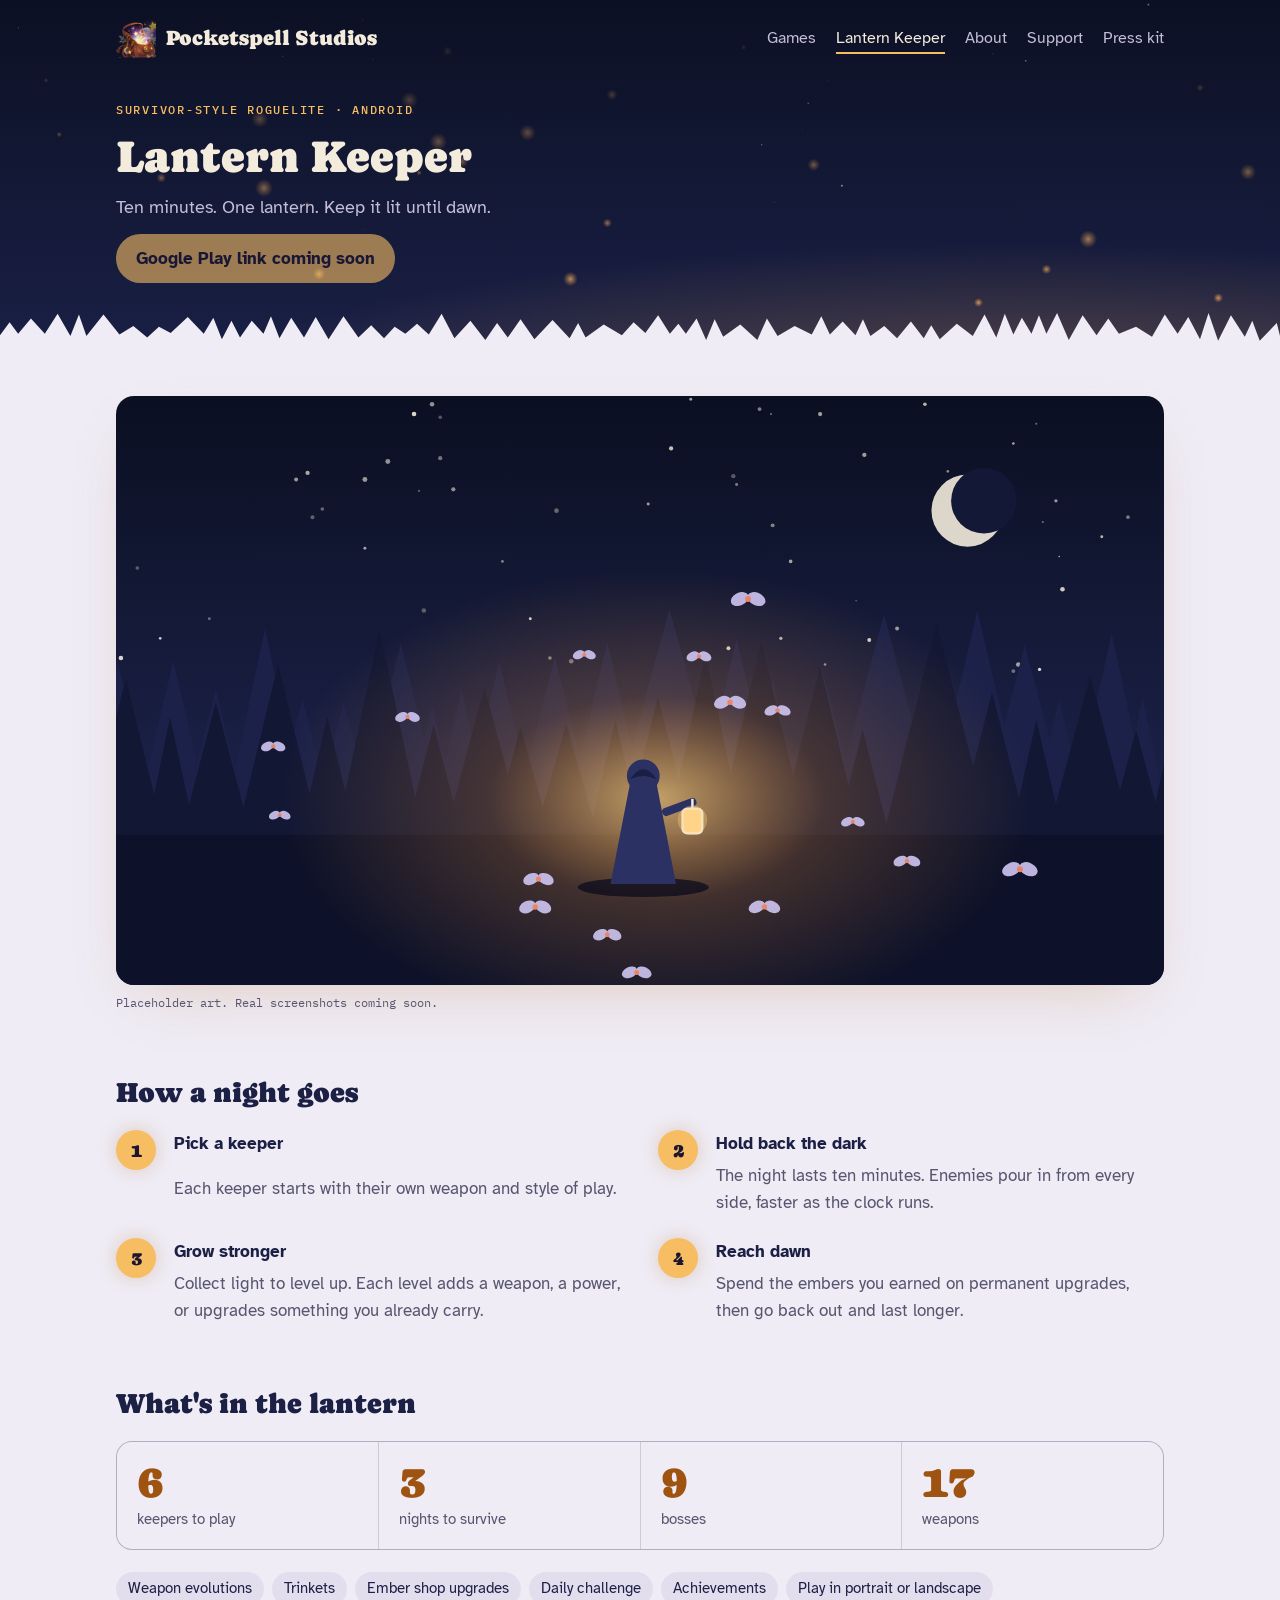
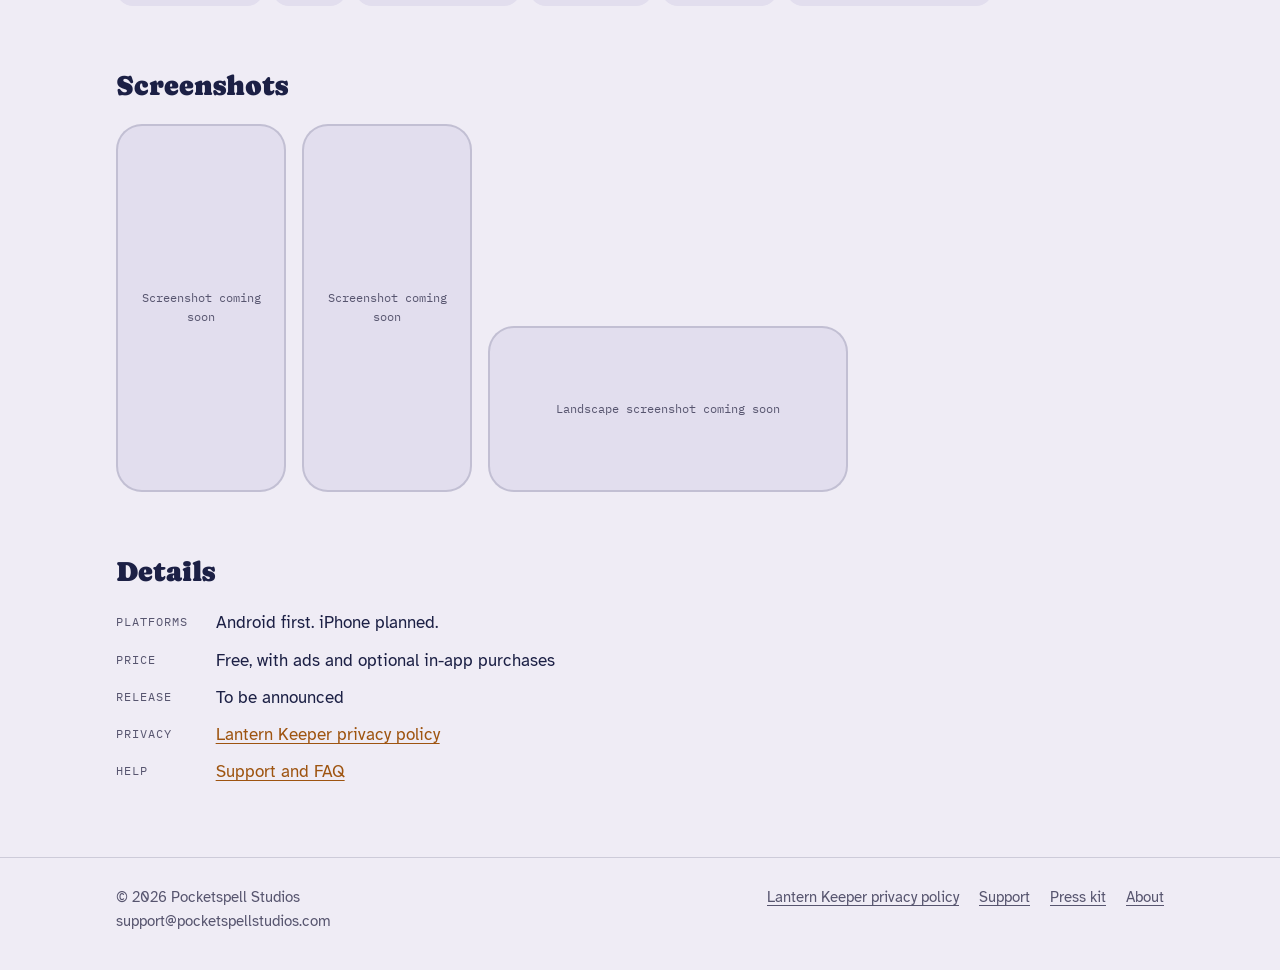
<file: lantern-keeper.html>
<!doctype html>
<html lang="en">
<head>
<meta charset="utf-8">
<meta name="viewport" content="width=device-width, initial-scale=1, viewport-fit=cover">
<title>Lantern Keeper · Pocketspell Studios</title>
<meta name="description" content="Lantern Keeper is a survivor-style roguelite for Android. Keep your lantern lit until dawn.">
<meta property="og:title" content="Lantern Keeper · Pocketspell Studios">
<meta property="og:description" content="Lantern Keeper is a survivor-style roguelite for Android. Keep your lantern lit until dawn.">
<meta property="og:type" content="website">
<meta property="og:url" content="https://pocketspellstudios.com/lantern-keeper.html">
<meta name="theme-color" content="#0c1024">
<link rel="icon" href="assets/favicon-32.png" sizes="32x32" type="image/png">
<link rel="apple-touch-icon" href="assets/apple-touch-icon.png">
<meta property="og:image" content="https://pocketspellstudios.com/assets/pocketspell-logo.png">
<link rel="preconnect" href="https://fonts.googleapis.com">
<link rel="preconnect" href="https://fonts.gstatic.com" crossorigin>
<link rel="stylesheet" href="https://fonts.googleapis.com/css2?family=Atkinson+Hyperlegible:ital,wght@0,400;0,700;1,400&family=Caprasimo&family=IBM+Plex+Mono:wght@400;500&display=swap">
<link rel="stylesheet" href="styles.css">
<script src="site.js" defer></script>
</head>
<body>
<header class="sky">
<canvas class="embers" aria-hidden="true"></canvas>
<div class="wrap nav">
<a class="brand" href="index.html"><img class="mark" src="assets/pouch-96.webp" alt="" width="40" height="40"><span>Pocketspell Studios</span></a>
<nav aria-label="Main"><ul class="links"><li><a href="index.html">Games</a></li><li><a href="lantern-keeper.html" aria-current="page">Lantern Keeper</a></li><li><a href="about.html">About</a></li><li><a href="support.html">Support</a></li><li><a href="press.html">Press kit</a></li></ul></nav>
</div>
<div class="wrap"><div class="page-head">
<span class="eyebrow">Survivor-style roguelite · Android</span>
<h1>Lantern Keeper</h1>
<p class="lede">Ten minutes. One lantern. Keep it lit until dawn.</p>
<div class="actions"><span class="btn" aria-disabled="true">Google Play link coming soon</span></div>
</div></div>
<svg class="treeline" viewBox="0 0 1200 60" preserveAspectRatio="none" aria-hidden="true"><path d="M0 60 L0 34 L0 33 L9 16 L17 31 L29 11 L42 31 L54 5 L66 34 L74 6 L81 34 L97 6 L112 32 L125 21 L138 36 L149 22 L160 30 L176 9 L191 31 L200 10 L208 38 L217 14 L225 36 L236 14 L247 31 L254 8 L262 37 L273 10 L285 36 L296 9 L308 38 L322 8 L336 36 L348 20 L360 37 L370 22 L380 31 L391 18 L402 32 L414 5 L426 37 L441 14 L455 39 L466 17 L476 36 L488 12 L501 38 L518 13 L534 37 L542 17 L549 36 L566 19 L583 33 L594 16 L605 30 L617 7 L628 31 L636 18 L643 31 L653 11 L662 39 L670 12 L678 35 L694 19 L710 39 L719 11 L729 34 L745 21 L761 32 L770 8 L778 32 L790 15 L802 33 L809 12 L816 34 L829 21 L841 37 L854 15 L866 37 L873 20 L881 38 L897 18 L912 34 L923 6 L934 36 L942 5 L950 32 L958 10 L967 31 L974 7 L981 31 L991 4 L1002 39 L1015 7 L1028 33 L1039 11 L1049 31 L1065 22 L1080 35 L1092 6 L1104 31 L1114 9 L1125 38 L1133 4 L1142 40 L1154 7 L1167 35 L1174 14 L1181 40 L1197 17 L1200 34 L1200 60Z"/></svg>
</header>
<main class="wrap">
<div><div class="art"><svg viewBox="0 0 640 360" role="img" aria-label="Placeholder art: a cloaked keeper holds a lantern in a dark pine forest while moths circle the light">
<defs>
<linearGradient id="sk" x1="0" y1="0" x2="0" y2="1"><stop offset="0" stop-color="#0b0f22"/><stop offset="1" stop-color="#232a5a"/></linearGradient>
<radialGradient id="gl" cx="0.5" cy="0.5" r="0.5"><stop offset="0" stop-color="#ffcf7a" stop-opacity=".75"/><stop offset=".45" stop-color="#f59a3d" stop-opacity=".22"/><stop offset="1" stop-color="#f59a3d" stop-opacity="0"/></radialGradient>
</defs>
<rect width="640" height="360" fill="url(#sk)"/>
<circle cx="152" cy="93" r="0.9" fill="#f3ecdc" opacity="0.66"/><circle cx="400" cy="11" r="0.5" fill="#f3ecdc" opacity="0.80"/><circle cx="166" cy="40" r="1.5" fill="#f3ecdc" opacity="0.58"/><circle cx="535" cy="81" r="1.1" fill="#f3ecdc" opacity="0.39"/><circle cx="406" cy="148" r="1.0" fill="#f3ecdc" opacity="0.74"/><circle cx="430" cy="11" r="1.3" fill="#f3ecdc" opacity="0.65"/><circle cx="193" cy="5" r="1.4" fill="#f3ecdc" opacity="0.58"/><circle cx="460" cy="149" r="1.2" fill="#f3ecdc" opacity="0.85"/><circle cx="253" cy="136" r="0.9" fill="#f3ecdc" opacity="0.86"/><circle cx="562" cy="17" r="0.6" fill="#f3ecdc" opacity="0.43"/><circle cx="618" cy="74" r="1.1" fill="#f3ecdc" opacity="0.48"/><circle cx="325" cy="66" r="0.9" fill="#f3ecdc" opacity="0.65"/><circle cx="374" cy="154" r="1.2" fill="#f3ecdc" opacity="0.86"/><circle cx="548" cy="168" r="1.2" fill="#f3ecdc" opacity="0.40"/><circle cx="551" cy="164" r="1.4" fill="#f3ecdc" opacity="0.64"/><circle cx="457" cy="36" r="1.3" fill="#f3ecdc" opacity="0.64"/><circle cx="182" cy="11" r="1.4" fill="#f3ecdc" opacity="0.89"/><circle cx="57" cy="136" r="0.9" fill="#f3ecdc" opacity="0.39"/><circle cx="188" cy="131" r="1.4" fill="#f3ecdc" opacity="0.33"/><circle cx="393" cy="8" r="1.2" fill="#f3ecdc" opacity="0.50"/><circle cx="564" cy="167" r="1.0" fill="#f3ecdc" opacity="0.90"/><circle cx="198" cy="13" r="1.1" fill="#f3ecdc" opacity="0.32"/><circle cx="126" cy="69" r="1.1" fill="#f3ecdc" opacity="0.39"/><circle cx="27" cy="148" r="0.8" fill="#f3ecdc" opacity="0.88"/><circle cx="574" cy="64" r="1.0" fill="#f3ecdc" opacity="0.61"/><circle cx="412" cy="101" r="1.1" fill="#f3ecdc" opacity="0.67"/><circle cx="602" cy="86" r="0.9" fill="#f3ecdc" opacity="0.73"/><circle cx="152" cy="51" r="1.5" fill="#f3ecdc" opacity="0.61"/><circle cx="351" cy="2" r="0.9" fill="#f3ecdc" opacity="0.65"/><circle cx="13" cy="105" r="1.1" fill="#f3ecdc" opacity="0.34"/><circle cx="401" cy="79" r="1.2" fill="#f3ecdc" opacity="0.51"/><circle cx="452" cy="125" r="0.5" fill="#f3ecdc" opacity="0.34"/><circle cx="433" cy="164" r="0.8" fill="#f3ecdc" opacity="0.57"/><circle cx="379" cy="54" r="0.9" fill="#f3ecdc" opacity="0.49"/><circle cx="236" cy="101" r="0.8" fill="#f3ecdc" opacity="0.53"/><circle cx="494" cy="5" r="1.1" fill="#f3ecdc" opacity="0.74"/><circle cx="198" cy="38" r="1.3" fill="#f3ecdc" opacity="0.44"/><circle cx="120" cy="74" r="1.2" fill="#f3ecdc" opacity="0.36"/><circle cx="206" cy="57" r="1.3" fill="#f3ecdc" opacity="0.56"/><circle cx="548" cy="29" r="0.8" fill="#f3ecdc" opacity="0.69"/><circle cx="566" cy="77" r="0.7" fill="#f3ecdc" opacity="0.37"/><circle cx="339" cy="32" r="1.3" fill="#f3ecdc" opacity="0.80"/><circle cx="117" cy="47" r="1.3" fill="#f3ecdc" opacity="0.69"/><circle cx="516" cy="59" r="0.6" fill="#f3ecdc" opacity="0.48"/><circle cx="508" cy="46" r="0.8" fill="#f3ecdc" opacity="0.55"/><circle cx="269" cy="70" r="1.4" fill="#f3ecdc" opacity="0.39"/><circle cx="3" cy="160" r="1.4" fill="#f3ecdc" opacity="0.89"/><circle cx="278" cy="162" r="1.4" fill="#f3ecdc" opacity="0.43"/><circle cx="477" cy="142" r="1.2" fill="#f3ecdc" opacity="0.61"/><circle cx="185" cy="58" r="0.7" fill="#f3ecdc" opacity="0.34"/><circle cx="377" cy="49" r="1.3" fill="#f3ecdc" opacity="0.33"/><circle cx="578" cy="118" r="1.4" fill="#f3ecdc" opacity="0.84"/><circle cx="576" cy="98" r="0.5" fill="#f3ecdc" opacity="0.75"/><circle cx="110" cy="51" r="1.2" fill="#f3ecdc" opacity="0.61"/><circle cx="265" cy="160" r="1.1" fill="#f3ecdc" opacity="0.50"/>
<circle cx="520" cy="70" r="22" fill="#f3ecdc" opacity=".9"/><circle cx="530" cy="64" r="20" fill="#121836"/>
<path d="M-20 250 L1 163 L23 250Z" fill="#1b2149"/><path d="M14 250 L35 162 L56 250Z" fill="#1b2149"/><path d="M43 250 L61 179 L78 250Z" fill="#1b2149"/><path d="M68 250 L91 142 L114 250Z" fill="#1b2149"/><path d="M97 250 L114 185 L131 250Z" fill="#1b2149"/><path d="M122 250 L139 187 L156 250Z" fill="#1b2149"/><path d="M149 250 L174 151 L198 250Z" fill="#1b2149"/><path d="M178 250 L193 189 L208 250Z" fill="#1b2149"/><path d="M195 250 L211 179 L227 250Z" fill="#1b2149"/><path d="M213 250 L234 162 L255 250Z" fill="#1b2149"/><path d="M245 250 L268 159 L291 250Z" fill="#1b2149"/><path d="M276 250 L300 150 L324 250Z" fill="#1b2149"/><path d="M305 250 L338 130 L371 250Z" fill="#1b2149"/><path d="M355 250 L379 148 L403 250Z" fill="#1b2149"/><path d="M384 250 L401 173 L417 250Z" fill="#1b2149"/><path d="M409 250 L431 166 L453 250Z" fill="#1b2149"/><path d="M438 250 L469 133 L500 250Z" fill="#1b2149"/><path d="M472 250 L491 177 L511 250Z" fill="#1b2149"/><path d="M498 250 L526 131 L554 250Z" fill="#1b2149"/><path d="M530 250 L555 152 L581 250Z" fill="#1b2149"/><path d="M561 250 L576 185 L591 250Z" fill="#1b2149"/><path d="M585 250 L608 145 L631 250Z" fill="#1b2149"/><path d="M613 250 L627 184 L641 250Z" fill="#1b2149"/><path d="M634 250 L652 179 L669 250Z" fill="#1b2149"/><path d="M657 250 L676 179 L694 250Z" fill="#1b2149"/>
<path d="M-20 275 L6 173 L31 275Z" fill="#121734"/><path d="M17 275 L33 196 L50 275Z" fill="#121734"/><path d="M38 275 L61 187 L84 275Z" fill="#121734"/><path d="M72 275 L99 164 L126 275Z" fill="#121734"/><path d="M111 275 L129 196 L148 275Z" fill="#121734"/><path d="M133 275 L161 143 L189 275Z" fill="#121734"/><path d="M175 275 L194 201 L213 275Z" fill="#121734"/><path d="M199 275 L225 178 L251 275Z" fill="#121734"/><path d="M228 275 L247 202 L267 275Z" fill="#121734"/><path d="M254 275 L275 200 L296 275Z" fill="#121734"/><path d="M287 275 L305 198 L323 275Z" fill="#121734"/><path d="M308 275 L331 184 L354 275Z" fill="#121734"/><path d="M335 275 L360 158 L385 275Z" fill="#121734"/><path d="M365 275 L394 150 L424 275Z" fill="#121734"/><path d="M403 275 L430 165 L456 275Z" fill="#121734"/><path d="M438 275 L456 204 L474 275Z" fill="#121734"/><path d="M467 275 L501 139 L536 275Z" fill="#121734"/><path d="M511 275 L535 181 L559 275Z" fill="#121734"/><path d="M545 275 L562 198 L580 275Z" fill="#121734"/><path d="M567 275 L595 171 L622 275Z" fill="#121734"/><path d="M604 275 L623 204 L642 275Z" fill="#121734"/><path d="M629 275 L652 170 L676 275Z" fill="#121734"/><path d="M660 275 L685 179 L710 275Z" fill="#121734"/>
<rect y="268" width="640" height="92" fill="#0d1129"/>
<ellipse cx="330" cy="246" rx="230" ry="140" fill="url(#gl)"/>
<ellipse cx="322" cy="300" rx="40" ry="6" fill="#06081a" opacity=".7"/>
<path d="M302 298 L314 236 Q322 222 330 236 L342 298Z" fill="#2c3163"/>
<circle cx="322" cy="232" r="10" fill="#2c3163"/>
<path d="M314 234 Q322 222 330 234 Q322 230 314 234Z" fill="#1a1e42"/>
<path d="M336 254 L352 248" stroke="#2c3163" stroke-width="5" stroke-linecap="round"/>
<line x1="352" y1="246" x2="352" y2="252" stroke="#f3ecdc" stroke-width="1.5"/>
<rect x="346" y="252" width="12" height="15" rx="3" fill="#ffd791" stroke="#f3ecdc" stroke-width="1.5"/>
<circle cx="352" cy="259" r="9" fill="#ffcf7a" opacity=".35"/>
<g transform="translate(318 352) scale(1.09)" opacity=".9"><ellipse cx="-4" cy="0" rx="4.5" ry="3" fill="#cfc6f2" transform="rotate(-25 -4 0)"/><ellipse cx="4" cy="0" rx="4.5" ry="3" fill="#cfc6f2" transform="rotate(25 4 0)"/><circle r="1.4" fill="#ff8f6b"/></g><g transform="translate(356 159) scale(0.92)" opacity=".9"><ellipse cx="-4" cy="0" rx="4.5" ry="3" fill="#cfc6f2" transform="rotate(-25 -4 0)"/><ellipse cx="4" cy="0" rx="4.5" ry="3" fill="#cfc6f2" transform="rotate(25 4 0)"/><circle r="1.4" fill="#ff8f6b"/></g><g transform="translate(96 214) scale(0.90)" opacity=".9"><ellipse cx="-4" cy="0" rx="4.5" ry="3" fill="#cfc6f2" transform="rotate(-25 -4 0)"/><ellipse cx="4" cy="0" rx="4.5" ry="3" fill="#cfc6f2" transform="rotate(25 4 0)"/><circle r="1.4" fill="#ff8f6b"/></g><g transform="translate(386 124) scale(1.28)" opacity=".9"><ellipse cx="-4" cy="0" rx="4.5" ry="3" fill="#cfc6f2" transform="rotate(-25 -4 0)"/><ellipse cx="4" cy="0" rx="4.5" ry="3" fill="#cfc6f2" transform="rotate(25 4 0)"/><circle r="1.4" fill="#ff8f6b"/></g><g transform="translate(375 187) scale(1.18)" opacity=".9"><ellipse cx="-4" cy="0" rx="4.5" ry="3" fill="#cfc6f2" transform="rotate(-25 -4 0)"/><ellipse cx="4" cy="0" rx="4.5" ry="3" fill="#cfc6f2" transform="rotate(25 4 0)"/><circle r="1.4" fill="#ff8f6b"/></g><g transform="translate(404 192) scale(0.96)" opacity=".9"><ellipse cx="-4" cy="0" rx="4.5" ry="3" fill="#cfc6f2" transform="rotate(-25 -4 0)"/><ellipse cx="4" cy="0" rx="4.5" ry="3" fill="#cfc6f2" transform="rotate(25 4 0)"/><circle r="1.4" fill="#ff8f6b"/></g><g transform="translate(300 329) scale(1.05)" opacity=".9"><ellipse cx="-4" cy="0" rx="4.5" ry="3" fill="#cfc6f2" transform="rotate(-25 -4 0)"/><ellipse cx="4" cy="0" rx="4.5" ry="3" fill="#cfc6f2" transform="rotate(25 4 0)"/><circle r="1.4" fill="#ff8f6b"/></g><g transform="translate(100 256) scale(0.80)" opacity=".9"><ellipse cx="-4" cy="0" rx="4.5" ry="3" fill="#cfc6f2" transform="rotate(-25 -4 0)"/><ellipse cx="4" cy="0" rx="4.5" ry="3" fill="#cfc6f2" transform="rotate(25 4 0)"/><circle r="1.4" fill="#ff8f6b"/></g><g transform="translate(450 260) scale(0.87)" opacity=".9"><ellipse cx="-4" cy="0" rx="4.5" ry="3" fill="#cfc6f2" transform="rotate(-25 -4 0)"/><ellipse cx="4" cy="0" rx="4.5" ry="3" fill="#cfc6f2" transform="rotate(25 4 0)"/><circle r="1.4" fill="#ff8f6b"/></g><g transform="translate(552 289) scale(1.31)" opacity=".9"><ellipse cx="-4" cy="0" rx="4.5" ry="3" fill="#cfc6f2" transform="rotate(-25 -4 0)"/><ellipse cx="4" cy="0" rx="4.5" ry="3" fill="#cfc6f2" transform="rotate(25 4 0)"/><circle r="1.4" fill="#ff8f6b"/></g><g transform="translate(483 284) scale(0.99)" opacity=".9"><ellipse cx="-4" cy="0" rx="4.5" ry="3" fill="#cfc6f2" transform="rotate(-25 -4 0)"/><ellipse cx="4" cy="0" rx="4.5" ry="3" fill="#cfc6f2" transform="rotate(25 4 0)"/><circle r="1.4" fill="#ff8f6b"/></g><g transform="translate(256 312) scale(1.19)" opacity=".9"><ellipse cx="-4" cy="0" rx="4.5" ry="3" fill="#cfc6f2" transform="rotate(-25 -4 0)"/><ellipse cx="4" cy="0" rx="4.5" ry="3" fill="#cfc6f2" transform="rotate(25 4 0)"/><circle r="1.4" fill="#ff8f6b"/></g><g transform="translate(178 196) scale(0.91)" opacity=".9"><ellipse cx="-4" cy="0" rx="4.5" ry="3" fill="#cfc6f2" transform="rotate(-25 -4 0)"/><ellipse cx="4" cy="0" rx="4.5" ry="3" fill="#cfc6f2" transform="rotate(25 4 0)"/><circle r="1.4" fill="#ff8f6b"/></g><g transform="translate(258 295) scale(1.13)" opacity=".9"><ellipse cx="-4" cy="0" rx="4.5" ry="3" fill="#cfc6f2" transform="rotate(-25 -4 0)"/><ellipse cx="4" cy="0" rx="4.5" ry="3" fill="#cfc6f2" transform="rotate(25 4 0)"/><circle r="1.4" fill="#ff8f6b"/></g><g transform="translate(286 158) scale(0.85)" opacity=".9"><ellipse cx="-4" cy="0" rx="4.5" ry="3" fill="#cfc6f2" transform="rotate(-25 -4 0)"/><ellipse cx="4" cy="0" rx="4.5" ry="3" fill="#cfc6f2" transform="rotate(25 4 0)"/><circle r="1.4" fill="#ff8f6b"/></g><g transform="translate(396 312) scale(1.16)" opacity=".9"><ellipse cx="-4" cy="0" rx="4.5" ry="3" fill="#cfc6f2" transform="rotate(-25 -4 0)"/><ellipse cx="4" cy="0" rx="4.5" ry="3" fill="#cfc6f2" transform="rotate(25 4 0)"/><circle r="1.4" fill="#ff8f6b"/></g>
</svg></div><p class="caption">Placeholder art. Real screenshots coming soon.</p></div>

<section class="section" aria-labelledby="night-h">
<h2 id="night-h">How a night goes</h2>
<ol class="night-steps">
<li><strong>Pick a keeper</strong><p>Each keeper starts with their own weapon and style of play.</p></li>
<li><strong>Hold back the dark</strong><p>The night lasts ten minutes. Enemies pour in from every side, faster as the clock runs.</p></li>
<li><strong>Grow stronger</strong><p>Collect light to level up. Each level adds a weapon, a power, or upgrades something you already carry.</p></li>
<li><strong>Reach dawn</strong><p>Spend the embers you earned on permanent upgrades, then go back out and last longer.</p></li>
</ol>
</section>

<section class="section" aria-labelledby="ledger-h">
<h2 id="ledger-h">What's in the lantern</h2>
<div class="ledger">
<div><b>6</b><span>keepers to play</span></div>
<div><b>3</b><span>nights to survive</span></div>
<div><b>9</b><span>bosses</span></div>
<div><b>17</b><span>weapons</span></div>
</div>
<ul class="tags">
<li>Weapon evolutions</li><li>Trinkets</li><li>Ember shop upgrades</li><li>Daily challenge</li><li>Achievements</li><li>Play in portrait or landscape</li>
</ul>
</section>

<section class="section" aria-labelledby="shots-h">
<h2 id="shots-h">Screenshots</h2>
<div class="shots">
<div class="phone">Screenshot coming soon</div>
<div class="phone">Screenshot coming soon</div>
<div class="phone wide">Landscape screenshot coming soon</div>
</div>
</section>

<section class="section" aria-labelledby="details-h">
<h2 id="details-h">Details</h2>
<dl class="facts">
<dt>Platforms</dt><dd>Android first. iPhone planned.</dd>
<dt>Price</dt><dd>Free, with ads and optional in-app purchases</dd>
<dt>Release</dt><dd>To be announced</dd>
<dt>Privacy</dt><dd><a href="lantern-keeper-privacy.html">Lantern Keeper privacy policy</a></dd>
<dt>Help</dt><dd><a href="support.html">Support and FAQ</a></dd>
</dl>
</section>
</main>
<footer class="site-foot"><div class="wrap">
<div>© 2026 Pocketspell Studios<br><span class="small">support@pocketspellstudios.com</span></div>
<nav aria-label="Footer"><a href="lantern-keeper-privacy.html">Lantern Keeper privacy policy</a><a href="support.html">Support</a><a href="press.html">Press kit</a><a href="about.html">About</a></nav>
</div></footer>
</body>
</html>
</file>
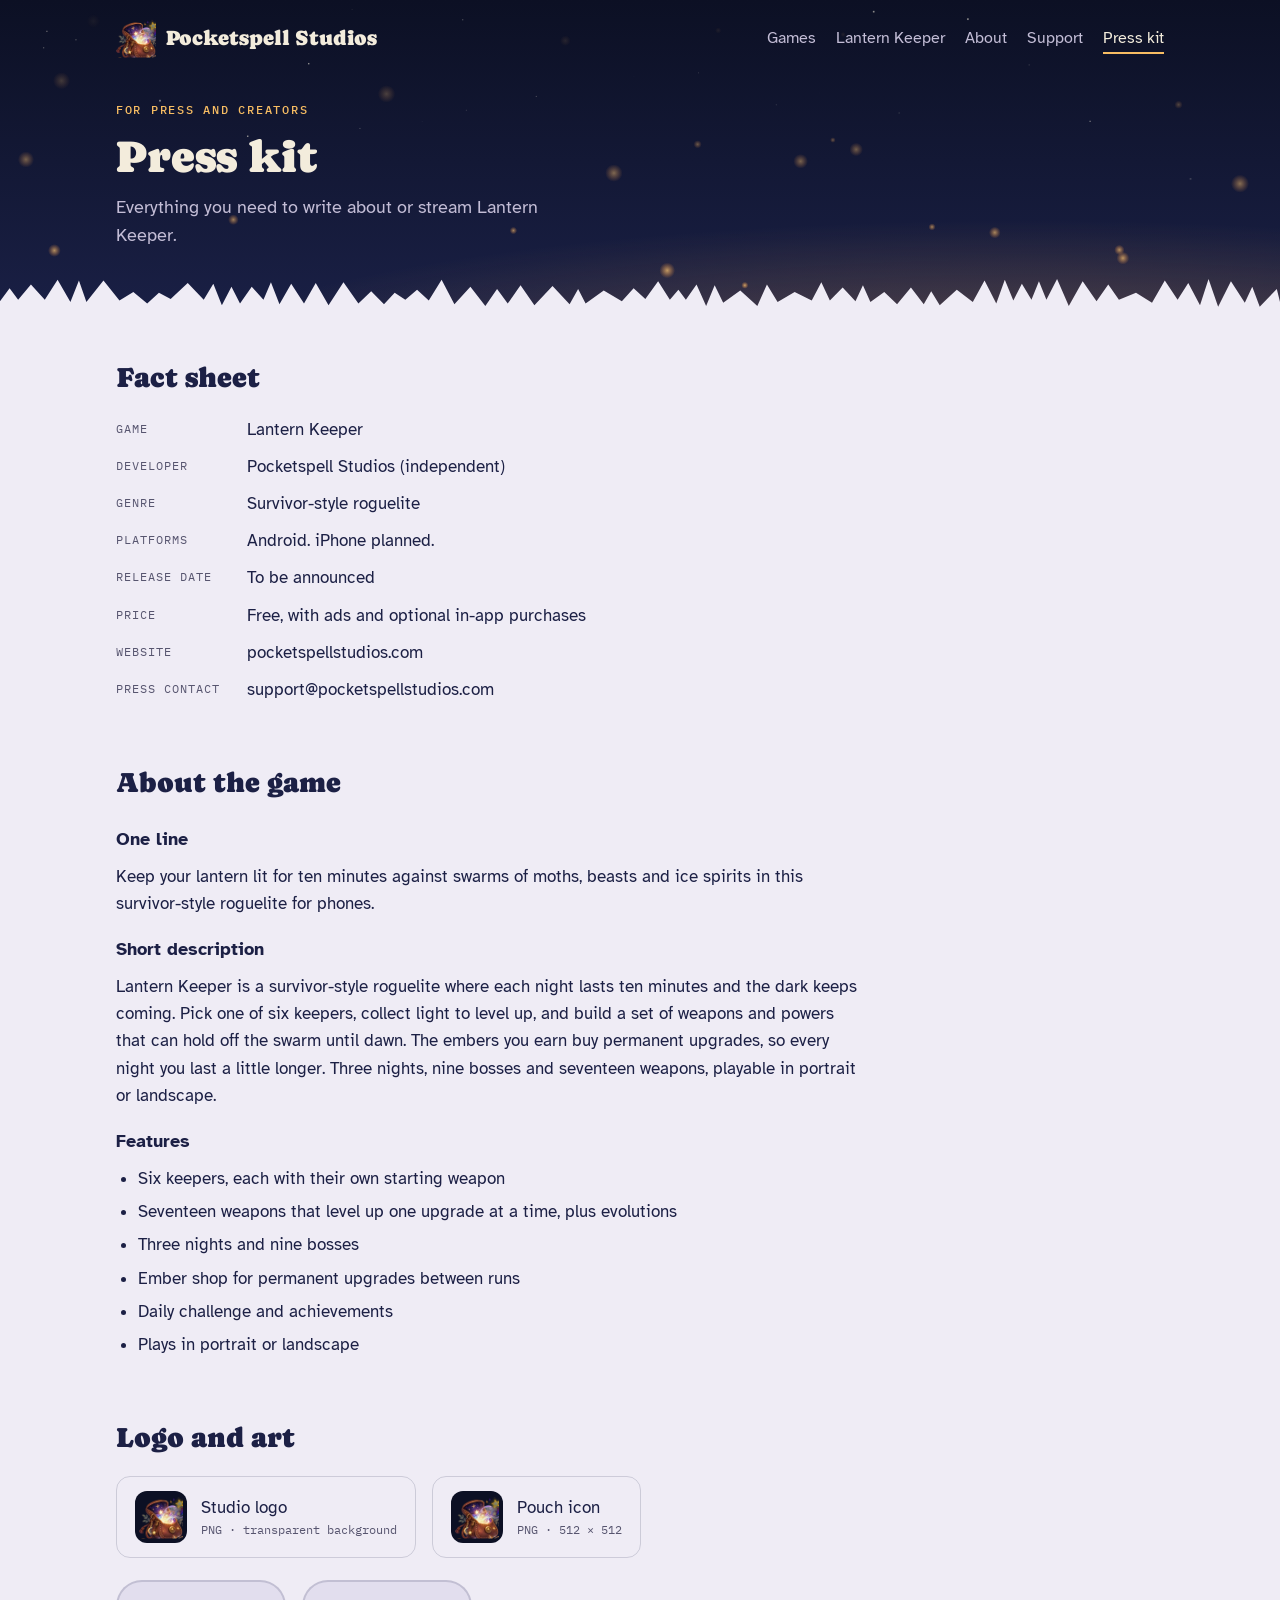
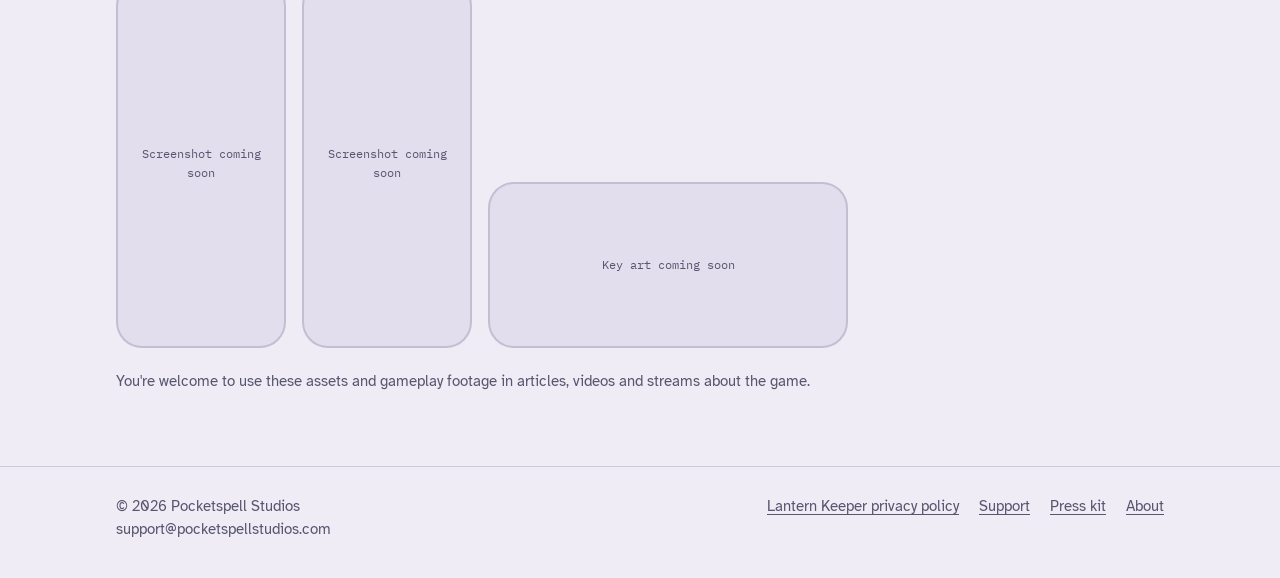
<file: press.html>
<!doctype html>
<html lang="en">
<head>
<meta charset="utf-8">
<meta name="viewport" content="width=device-width, initial-scale=1, viewport-fit=cover">
<title>Press Kit · Pocketspell Studios</title>
<meta name="description" content="Press kit for Pocketspell Studios and Lantern Keeper: fact sheet, description, logo and contact.">
<meta property="og:title" content="Press Kit · Pocketspell Studios">
<meta property="og:description" content="Press kit for Pocketspell Studios and Lantern Keeper: fact sheet, description, logo and contact.">
<meta property="og:type" content="website">
<meta property="og:url" content="https://pocketspellstudios.com/press.html">
<meta name="theme-color" content="#0c1024">
<link rel="icon" href="assets/favicon-32.png" sizes="32x32" type="image/png">
<link rel="apple-touch-icon" href="assets/apple-touch-icon.png">
<meta property="og:image" content="https://pocketspellstudios.com/assets/pocketspell-logo.png">
<link rel="preconnect" href="https://fonts.googleapis.com">
<link rel="preconnect" href="https://fonts.gstatic.com" crossorigin>
<link rel="stylesheet" href="https://fonts.googleapis.com/css2?family=Atkinson+Hyperlegible:ital,wght@0,400;0,700;1,400&family=Caprasimo&family=IBM+Plex+Mono:wght@400;500&display=swap">
<link rel="stylesheet" href="styles.css">
<script src="site.js" defer></script>
</head>
<body>
<header class="sky">
<canvas class="embers" aria-hidden="true"></canvas>
<div class="wrap nav">
<a class="brand" href="index.html"><img class="mark" src="assets/pouch-96.webp" alt="" width="40" height="40"><span>Pocketspell Studios</span></a>
<nav aria-label="Main"><ul class="links"><li><a href="index.html">Games</a></li><li><a href="lantern-keeper.html">Lantern Keeper</a></li><li><a href="about.html">About</a></li><li><a href="support.html">Support</a></li><li><a href="press.html" aria-current="page">Press kit</a></li></ul></nav>
</div>
<div class="wrap"><div class="page-head">
<span class="eyebrow">For press and creators</span>
<h1>Press kit</h1>
<p class="lede">Everything you need to write about or stream Lantern Keeper.</p>
</div></div>
<svg class="treeline" viewBox="0 0 1200 60" preserveAspectRatio="none" aria-hidden="true"><path d="M0 60 L0 34 L0 33 L9 16 L17 31 L29 11 L42 31 L54 5 L66 34 L74 6 L81 34 L97 6 L112 32 L125 21 L138 36 L149 22 L160 30 L176 9 L191 31 L200 10 L208 38 L217 14 L225 36 L236 14 L247 31 L254 8 L262 37 L273 10 L285 36 L296 9 L308 38 L322 8 L336 36 L348 20 L360 37 L370 22 L380 31 L391 18 L402 32 L414 5 L426 37 L441 14 L455 39 L466 17 L476 36 L488 12 L501 38 L518 13 L534 37 L542 17 L549 36 L566 19 L583 33 L594 16 L605 30 L617 7 L628 31 L636 18 L643 31 L653 11 L662 39 L670 12 L678 35 L694 19 L710 39 L719 11 L729 34 L745 21 L761 32 L770 8 L778 32 L790 15 L802 33 L809 12 L816 34 L829 21 L841 37 L854 15 L866 37 L873 20 L881 38 L897 18 L912 34 L923 6 L934 36 L942 5 L950 32 L958 10 L967 31 L974 7 L981 31 L991 4 L1002 39 L1015 7 L1028 33 L1039 11 L1049 31 L1065 22 L1080 35 L1092 6 L1104 31 L1114 9 L1125 38 L1133 4 L1142 40 L1154 7 L1167 35 L1174 14 L1181 40 L1197 17 L1200 34 L1200 60Z"/></svg>
</header>
<main class="wrap">
<section class="section" aria-labelledby="fact-h">
<h2 id="fact-h">Fact sheet</h2>
<dl class="facts">
<dt>Game</dt><dd>Lantern Keeper</dd>
<dt>Developer</dt><dd>Pocketspell Studios (independent)</dd>
<dt>Genre</dt><dd>Survivor-style roguelite</dd>
<dt>Platforms</dt><dd>Android. iPhone planned.</dd>
<dt>Release date</dt><dd>To be announced</dd>
<dt>Price</dt><dd>Free, with ads and optional in-app purchases</dd>
<dt>Website</dt><dd>pocketspellstudios.com</dd>
<dt>Press contact</dt><dd>support@pocketspellstudios.com</dd>
</dl>
</section>

<section class="section" aria-labelledby="desc-h">
<h2 id="desc-h">About the game</h2>
<div class="prose">
<h3>One line</h3>
<p>Keep your lantern lit for ten minutes against swarms of moths, beasts and ice spirits in this survivor-style roguelite for phones.</p>
<h3>Short description</h3>
<p>Lantern Keeper is a survivor-style roguelite where each night lasts ten minutes and the dark keeps coming. Pick one of six keepers, collect light to level up, and build a set of weapons and powers that can hold off the swarm until dawn. The embers you earn buy permanent upgrades, so every night you last a little longer. Three nights, nine bosses and seventeen weapons, playable in portrait or landscape.</p>
<h3>Features</h3>
<ul>
<li>Six keepers, each with their own starting weapon</li>
<li>Seventeen weapons that level up one upgrade at a time, plus evolutions</li>
<li>Three nights and nine bosses</li>
<li>Ember shop for permanent upgrades between runs</li>
<li>Daily challenge and achievements</li>
<li>Plays in portrait or landscape</li>
</ul>
</div>
</section>

<section class="section" aria-labelledby="logo-h">
<h2 id="logo-h">Logo and art</h2>
<div class="downloads">
<a class="download" href="assets/pocketspell-logo.png"><span class="swatch"><img src="assets/pouch-96.webp" alt="" width="40" height="40"></span><span>Studio logo<small>PNG · transparent background</small></span></a>
<a class="download" href="assets/pouch-512.png"><span class="swatch"><img src="assets/pouch-96.webp" alt="" width="40" height="40"></span><span>Pouch icon<small>PNG · 512 × 512</small></span></a>
</div>
<div class="shots">
<div class="phone">Screenshot coming soon</div>
<div class="phone">Screenshot coming soon</div>
<div class="phone wide">Key art coming soon</div>
</div>
<p class="muted small">You're welcome to use these assets and gameplay footage in articles, videos and streams about the game.</p>
</section>
</main>
<footer class="site-foot"><div class="wrap">
<div>© 2026 Pocketspell Studios<br><span class="small">support@pocketspellstudios.com</span></div>
<nav aria-label="Footer"><a href="lantern-keeper-privacy.html">Lantern Keeper privacy policy</a><a href="support.html">Support</a><a href="press.html">Press kit</a><a href="about.html">About</a></nav>
</div></footer>
</body>
</html>
</file>
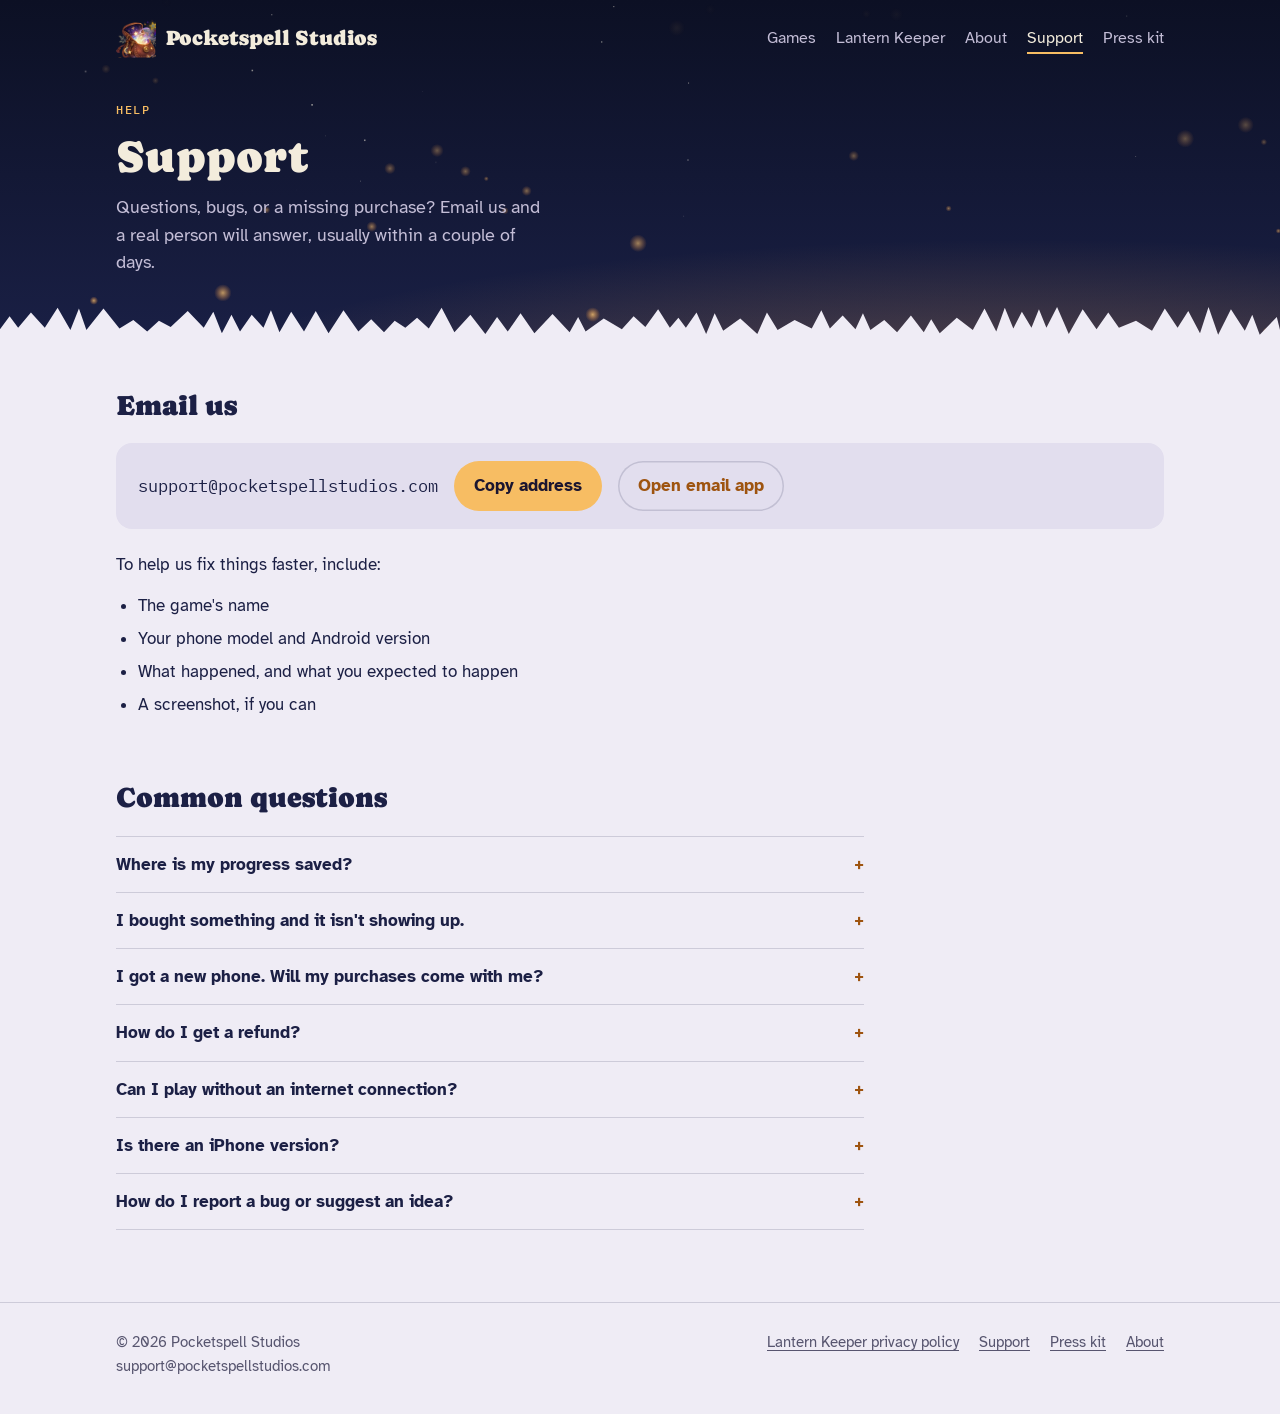
<file: support.html>
<!doctype html>
<html lang="en">
<head>
<meta charset="utf-8">
<meta name="viewport" content="width=device-width, initial-scale=1, viewport-fit=cover">
<title>Support · Pocketspell Studios</title>
<meta name="description" content="Get help with Pocketspell Studios games. Email us or check the answers to common questions.">
<meta property="og:title" content="Support · Pocketspell Studios">
<meta property="og:description" content="Get help with Pocketspell Studios games. Email us or check the answers to common questions.">
<meta property="og:type" content="website">
<meta property="og:url" content="https://pocketspellstudios.com/support.html">
<meta name="theme-color" content="#0c1024">
<link rel="icon" href="assets/favicon-32.png" sizes="32x32" type="image/png">
<link rel="apple-touch-icon" href="assets/apple-touch-icon.png">
<meta property="og:image" content="https://pocketspellstudios.com/assets/pocketspell-logo.png">
<link rel="preconnect" href="https://fonts.googleapis.com">
<link rel="preconnect" href="https://fonts.gstatic.com" crossorigin>
<link rel="stylesheet" href="https://fonts.googleapis.com/css2?family=Atkinson+Hyperlegible:ital,wght@0,400;0,700;1,400&family=Caprasimo&family=IBM+Plex+Mono:wght@400;500&display=swap">
<link rel="stylesheet" href="styles.css">
<script src="site.js" defer></script>
</head>
<body>
<header class="sky">
<canvas class="embers" aria-hidden="true"></canvas>
<div class="wrap nav">
<a class="brand" href="index.html"><img class="mark" src="assets/pouch-96.webp" alt="" width="40" height="40"><span>Pocketspell Studios</span></a>
<nav aria-label="Main"><ul class="links"><li><a href="index.html">Games</a></li><li><a href="lantern-keeper.html">Lantern Keeper</a></li><li><a href="about.html">About</a></li><li><a href="support.html" aria-current="page">Support</a></li><li><a href="press.html">Press kit</a></li></ul></nav>
</div>
<div class="wrap"><div class="page-head">
<span class="eyebrow">Help</span>
<h1>Support</h1>
<p class="lede">Questions, bugs, or a missing purchase? Email us and a real person will answer, usually within a couple of days.</p>
</div></div>
<svg class="treeline" viewBox="0 0 1200 60" preserveAspectRatio="none" aria-hidden="true"><path d="M0 60 L0 34 L0 33 L9 16 L17 31 L29 11 L42 31 L54 5 L66 34 L74 6 L81 34 L97 6 L112 32 L125 21 L138 36 L149 22 L160 30 L176 9 L191 31 L200 10 L208 38 L217 14 L225 36 L236 14 L247 31 L254 8 L262 37 L273 10 L285 36 L296 9 L308 38 L322 8 L336 36 L348 20 L360 37 L370 22 L380 31 L391 18 L402 32 L414 5 L426 37 L441 14 L455 39 L466 17 L476 36 L488 12 L501 38 L518 13 L534 37 L542 17 L549 36 L566 19 L583 33 L594 16 L605 30 L617 7 L628 31 L636 18 L643 31 L653 11 L662 39 L670 12 L678 35 L694 19 L710 39 L719 11 L729 34 L745 21 L761 32 L770 8 L778 32 L790 15 L802 33 L809 12 L816 34 L829 21 L841 37 L854 15 L866 37 L873 20 L881 38 L897 18 L912 34 L923 6 L934 36 L942 5 L950 32 L958 10 L967 31 L974 7 L981 31 L991 4 L1002 39 L1015 7 L1028 33 L1039 11 L1049 31 L1065 22 L1080 35 L1092 6 L1104 31 L1114 9 L1125 38 L1133 4 L1142 40 L1154 7 L1167 35 L1174 14 L1181 40 L1197 17 L1200 34 L1200 60Z"/></svg>
</header>
<main class="wrap">
<section class="section" aria-labelledby="mail-h">
<h2 id="mail-h">Email us</h2>
<div class="mailbox">
<code>support@pocketspellstudios.com</code>
<button class="btn" type="button" data-copy="support@pocketspellstudios.com">Copy address</button>
<a class="btn quiet" href="mailto:support@pocketspellstudios.com">Open email app</a>
<span class="status" aria-live="polite"></span>
</div>
<div class="prose">
<p>To help us fix things faster, include:</p>
<ul>
<li>The game's name</li>
<li>Your phone model and Android version</li>
<li>What happened, and what you expected to happen</li>
<li>A screenshot, if you can</li>
</ul>
</div>
</section>

<section class="section" aria-labelledby="faq-h">
<h2 id="faq-h">Common questions</h2>
<div class="faq">
<details><summary>Where is my progress saved?</summary><p>On your phone only. There's no account or cloud save, so uninstalling the game or clearing its data deletes your progress.</p></details>
<details><summary>I bought something and it isn't showing up.</summary><p>Close and reopen the game while connected to the internet. Make sure you're signed in to the same Google account you used to buy it. If it still doesn't appear, email us with your Google Play order number (it starts with GPA) and we'll sort it out.</p></details>
<details><summary>I got a new phone. Will my purchases come with me?</summary><p>Yes. Purchases belong to your Google account and are restored when you install the game on any phone signed in to that account. Game progress doesn't transfer, because it's stored on the old phone.</p></details>
<details><summary>How do I get a refund?</summary><p>Within 48 hours of buying, you can request a refund directly from Google Play in your order history. After that, email us with your order number and we'll look at it.</p></details>
<details><summary>Can I play without an internet connection?</summary><p>Yes. You can play offline. Ads and purchases need a connection.</p></details>
<details><summary>Is there an iPhone version?</summary><p>Android comes first. An iPhone version is planned, and we'll post it here when it's ready.</p></details>
<details><summary>How do I report a bug or suggest an idea?</summary><p>Email us. We read everything, and player ideas have already shaped our games.</p></details>
</div>
</section>
</main>
<footer class="site-foot"><div class="wrap">
<div>© 2026 Pocketspell Studios<br><span class="small">support@pocketspellstudios.com</span></div>
<nav aria-label="Footer"><a href="lantern-keeper-privacy.html">Lantern Keeper privacy policy</a><a href="support.html">Support</a><a href="press.html">Press kit</a><a href="about.html">About</a></nav>
</div></footer>
</body>
</html>
</file>
<file: styles.css>
/* Pocketspell Studios
   Layout: every page opens under a night-sky band that ends in a pine treeline;
   below it, narrow reading columns and one wide featured-game band. */
:root {
  /* the night sky band looks the same in both themes */
  --sky-top: #0c1024;
  --sky-low: #1a2046;
  --sky-ink: #f3ecdc;
  --sky-muted: #c3bdd6;
  --sky-ember: #f7bd63;
  --sky-ember-hi: #ffd391;
  --on-ember: #1b1530;
  --moon: 248, 240, 224;

  /* page palette, dark (the default look) */
  --night: #11152b;
  --dusk: #1b2143;
  --ink: #efe8d8;
  --muted: #aaa6c0;
  --ember: #f5b961;
  --ember-hot: #ffd08a;
  --moss: #8fd0ad;
  --line: rgba(239, 232, 216, 0.14);
  --glow: rgba(245, 170, 80, 0.35);

  --display: "Caprasimo", "Cooper Black", Georgia, serif;
  --body: "Atkinson Hyperlegible", system-ui, -apple-system, "Segoe UI", Roboto, sans-serif;
  --mono: "IBM Plex Mono", ui-monospace, "SF Mono", Menlo, Consolas, monospace;

  --step-0: 1.0625rem;
  --step-1: 1.3rem;
  --step-2: 1.75rem;
  --step-3: clamp(2.1rem, 5vw, 2.8rem);
  --step-4: clamp(2.5rem, 7vw, 4.2rem);
  color-scheme: dark;
}
@media (prefers-color-scheme: light) {
  :root:not([data-theme="dark"]) {
    --night: #efecf5;
    --dusk: #e2deee;
    --ink: #1c2045;
    --muted: #57556f;
    --ember: #9e5410;
    --ember-hot: #7c3f08;
    --moss: #2a7050;
    --line: rgba(28, 32, 69, 0.16);
    --glow: rgba(180, 110, 40, 0.28);
    color-scheme: light;
  }
}
:root[data-theme="light"] {
  --night: #efecf5;
  --dusk: #e2deee;
  --ink: #1c2045;
  --muted: #57556f;
  --ember: #9e5410;
  --ember-hot: #7c3f08;
  --moss: #2a7050;
  --line: rgba(28, 32, 69, 0.16);
  --glow: rgba(180, 110, 40, 0.28);
  color-scheme: light;
}

*, *::before, *::after { box-sizing: border-box; }
html { -webkit-text-size-adjust: 100%; }
body {
  margin: 0;
  background: var(--night);
  color: var(--ink);
  font-family: var(--body);
  font-size: var(--step-0);
  line-height: 1.6;
}
img, svg { max-width: 100%; }
a { color: var(--ember); text-underline-offset: 3px; }
a:hover { color: var(--ember-hot); }
:focus-visible { outline: 2px solid var(--ember); outline-offset: 3px; border-radius: 4px; }
h1, h2, h3 {
  font-family: var(--display);
  font-weight: 400;
  line-height: 1.12;
  text-wrap: balance;
  margin: 0;
}
p { margin: 0; }

.wrap {
  max-width: 1080px;
  margin-inline: auto;
  padding-left: max(16px, env(safe-area-inset-left, 0px));
  padding-right: max(16px, env(safe-area-inset-right, 0px));
}

/* ---------- Night sky band ---------- */
.sky {
  position: relative;
  overflow: hidden;
  color: var(--sky-ink);
  background:
    radial-gradient(110% 80% at 80% 118%, rgba(247, 170, 80, 0.34), transparent 62%),
    linear-gradient(180deg, var(--sky-top), var(--sky-low));
}
.sky a { color: var(--sky-ink); }
.embers { position: absolute; inset: 0; width: 100%; height: 100%; pointer-events: none; }
.sky > .wrap { position: relative; z-index: 1; }
.treeline {
  position: relative;
  z-index: 1;
  display: block;
  width: 100%;
  height: 46px;
  margin-top: -1px;
}
.treeline path { fill: var(--night); }

.nav {
  display: flex;
  flex-wrap: wrap;
  align-items: center;
  justify-content: space-between;
  gap: 10px 28px;
  padding-block: 18px;
}
.brand {
  display: inline-flex;
  align-items: center;
  gap: 10px;
  text-decoration: none;
  font-family: var(--display);
  font-size: 1.3rem;
  line-height: 1;
}
.brand .mark { width: 40px; height: 40px; flex: none; object-fit: contain; }
.mark .body { fill: none; stroke: var(--sky-ink); }
.mark .solid { fill: var(--sky-ink); }
.mark .flame { fill: var(--sky-ember); filter: drop-shadow(0 0 5px rgba(255, 170, 80, 0.95)); }
.mark .spark { fill: var(--sky-ember); }
.links {
  display: flex;
  flex-wrap: wrap;
  gap: 2px 20px;
  list-style: none;
  margin: 0;
  padding: 0;
  font-size: 0.97rem;
}
.links a {
  text-decoration: none;
  color: var(--sky-muted);
  padding-block: 4px;
  border-bottom: 2px solid transparent;
}
.links a:hover, .links a[aria-current="page"] { color: var(--sky-ink); border-bottom-color: var(--sky-ember); }

.eyebrow {
  font-family: var(--mono);
  font-size: 0.78rem;
  font-weight: 500;
  letter-spacing: 0.14em;
  text-transform: uppercase;
  color: var(--ember);
}
.sky .eyebrow { color: var(--sky-ember); }

.hero {
  display: grid;
  grid-template-columns: minmax(0, 1.15fr) minmax(0, 0.85fr);
  gap: 32px;
  align-items: center;
  padding-block: 40px 40px;
}
.hero-text { display: flex; flex-direction: column; gap: 18px; min-width: 0; }
.hero h1 { font-size: var(--step-4); }
.lede { font-size: var(--step-1); line-height: 1.5; color: var(--sky-muted); max-width: 36ch; }
.hero-logo { justify-self: center; width: min(380px, 100%); position: relative; isolation: isolate; }
.hero-logo::before {
  content: "";
  position: absolute;
  inset: -16% -20%;
  z-index: -1;
  background: radial-gradient(closest-side, rgba(var(--moon), 0.97) 0%, rgba(var(--moon), 0.9) 52%, rgba(var(--moon), 0) 100%);
}
.hero-logo img { display: block; width: 100%; height: auto; }
.page-head { display: flex; flex-direction: column; gap: 12px; padding-block: 24px 28px; }
.page-head h1 { font-size: var(--step-3); }
.page-head .lede { font-size: 1.15rem; }

.actions { display: flex; flex-wrap: wrap; gap: 12px; }
.btn {
  display: inline-flex;
  align-items: center;
  gap: 8px;
  padding: 11px 20px;
  border-radius: 999px;
  background: var(--sky-ember);
  color: var(--on-ember);
  text-decoration: none;
  font-weight: 700;
  border: 0;
  font: inherit;
  font-weight: 700;
  cursor: pointer;
}
.sky .btn { color: var(--on-ember); }
.btn:hover { background: var(--sky-ember-hi); color: var(--on-ember); }
.btn.ghost { background: transparent; color: var(--sky-ink); box-shadow: inset 0 0 0 1.5px rgba(243, 236, 220, 0.42); }
.btn.ghost:hover { box-shadow: inset 0 0 0 1.5px var(--sky-ember); }
.btn.quiet { background: transparent; color: var(--ember); box-shadow: inset 0 0 0 1.5px var(--line); }
.btn.quiet:hover { box-shadow: inset 0 0 0 1.5px var(--ember); }
.btn[aria-disabled="true"] { opacity: 0.6; cursor: default; }

.chip {
  display: inline-block;
  width: fit-content;
  font-family: var(--mono);
  font-size: 0.72rem;
  font-weight: 500;
  letter-spacing: 0.09em;
  text-transform: uppercase;
  padding: 3px 10px;
  border-radius: 999px;
  border: 1px solid currentColor;
  color: var(--ember);
}
.chip.moss { color: var(--moss); }
.sky .chip { color: var(--sky-ember); }

/* ---------- Sections ---------- */
main { display: flex; flex-direction: column; gap: 64px; padding-block: 40px 72px; }
.section { display: flex; flex-direction: column; gap: 22px; }
.section > h2 { font-size: var(--step-2); }

.feature {
  display: grid;
  grid-template-columns: minmax(0, 1.1fr) minmax(0, 1fr);
  gap: clamp(22px, 4vw, 52px);
  align-items: center;
}
.feature-text { display: flex; flex-direction: column; gap: 14px; min-width: 0; }
.feature-text h3 { font-size: var(--step-3); }
.art {
  border-radius: 18px;
  overflow: hidden;
  box-shadow: 0 24px 60px -24px var(--glow);
  line-height: 0;
}
.art svg { display: block; width: 100%; height: auto; }
.caption { font-family: var(--mono); font-size: 0.75rem; color: var(--muted); margin-top: 8px; }

.later {
  display: grid;
  grid-template-columns: 180px minmax(0, 1fr);
  gap: 24px;
  align-items: center;
  padding-block: 26px;
  border-top: 1px solid var(--line);
  border-bottom: 1px solid var(--line);
}
.later-text { display: flex; flex-direction: column; gap: 10px; min-width: 0; }
.later h3 { font-size: var(--step-2); }
.play svg { display: block; width: 100%; height: auto; }
.play .field { fill: var(--dusk); }
.play .yard { stroke: var(--line); stroke-width: 1.5; }
.play .o { fill: none; stroke: var(--ink); stroke-width: 2.5; }
.play .x { stroke: var(--moss); stroke-width: 2.5; stroke-linecap: round; }
.play .route { fill: none; stroke: var(--ember); stroke-width: 2.5; stroke-dasharray: 6 5; stroke-linecap: round; }
.play .tip { fill: var(--ember); }

.muted { color: var(--muted); }
.small { font-size: 0.93rem; }

/* ---------- Lantern ledger (game numbers) ---------- */
.ledger {
  display: grid;
  grid-template-columns: repeat(4, minmax(0, 1fr));
  gap: 1px;
  background: var(--line);
  border: 1px solid var(--line);
  border-radius: 16px;
  overflow: hidden;
}
.ledger div { background: var(--night); padding: 18px 20px; display: flex; flex-direction: column; gap: 2px; }
.ledger b { font-family: var(--display); font-weight: 400; font-size: var(--step-3); color: var(--ember); line-height: 1; font-variant-numeric: tabular-nums; }
.ledger span { color: var(--muted); font-size: 0.95rem; }
.tags { display: flex; flex-wrap: wrap; gap: 8px; list-style: none; margin: 0; padding: 0; }
.tags li { padding: 5px 12px; border-radius: 999px; background: var(--dusk); font-size: 0.93rem; }

.night-steps { list-style: none; margin: 0; padding: 0; display: grid; grid-template-columns: repeat(2, minmax(0, 1fr)); gap: 22px 36px; counter-reset: step; }
.night-steps li { counter-increment: step; display: grid; grid-template-columns: 44px minmax(0, 1fr); gap: 4px 14px; }
.night-steps li::before {
  content: counter(step);
  grid-row: span 2;
  width: 40px;
  height: 40px;
  border-radius: 50%;
  display: grid;
  place-items: center;
  font-family: var(--display);
  font-size: 1.2rem;
  color: var(--on-ember);
  background: var(--sky-ember);
  box-shadow: 0 0 18px var(--glow);
}
.night-steps strong { font-size: 1.08rem; }
.night-steps p { color: var(--muted); }

.shots { display: flex; flex-wrap: wrap; gap: 16px; align-items: flex-end; }
.phone {
  width: min(170px, 40vw);
  aspect-ratio: 9 / 19.5;
  max-width: 100%;
  border-radius: 26px;
  border: 2px solid var(--line);
  background: var(--dusk);
  display: grid;
  place-items: center;
  padding: 14px;
  text-align: center;
  font-family: var(--mono);
  font-size: 0.72rem;
  color: var(--muted);
}
.phone.wide { width: min(360px, 100%); aspect-ratio: 19.5 / 9; }

/* ---------- Reading pages ---------- */
.prose { max-width: 68ch; display: flex; flex-direction: column; gap: 14px; }
.prose h2 { font-size: var(--step-2); margin-top: 26px; }
.prose h3 { font-family: var(--body); font-weight: 700; font-size: 1.12rem; margin-top: 8px; }
.prose ul, .prose ol { margin: 0; padding-left: 1.3em; display: flex; flex-direction: column; gap: 6px; }
.prose strong { color: var(--ink); }
.short { background: var(--dusk); border-radius: 16px; padding: 20px 24px; display: flex; flex-direction: column; gap: 10px; }
.short h2 { margin: 0; font-size: 1.3rem; }
.short ul { margin: 0; padding-left: 1.2em; display: flex; flex-direction: column; gap: 6px; }
.meta { font-family: var(--mono); font-size: 0.8rem; color: var(--muted); }

.table-wrap { overflow-x: auto; max-width: 100%; }
table { border-collapse: collapse; width: 100%; min-width: 580px; font-size: 0.95rem; }
th, td { text-align: left; vertical-align: top; padding: 10px 12px; border-bottom: 1px solid var(--line); }
th { font-family: var(--mono); font-size: 0.72rem; font-weight: 500; letter-spacing: 0.08em; text-transform: uppercase; color: var(--muted); }

.mailbox {
  display: flex;
  flex-wrap: wrap;
  align-items: center;
  gap: 12px 16px;
  padding: 18px 22px;
  border-radius: 16px;
  background: var(--dusk);
}
.mailbox code { font-family: var(--mono); font-size: 1.08rem; color: var(--ink); word-break: break-all; user-select: all; }
.mailbox .status { font-size: 0.9rem; color: var(--moss); min-height: 1.4em; }

.faq { max-width: 68ch; }
.faq details { border-bottom: 1px solid var(--line); padding-block: 14px; }
.faq details:first-of-type { border-top: 1px solid var(--line); }
.faq summary { cursor: pointer; font-weight: 700; list-style: none; display: flex; justify-content: space-between; gap: 16px; }
.faq summary::-webkit-details-marker { display: none; }
.faq summary::after { content: "+"; font-family: var(--mono); color: var(--ember); }
.faq details[open] summary::after { content: "\2212"; }
.faq details p { margin-top: 10px; color: var(--muted); }

.facts { display: grid; grid-template-columns: max-content minmax(0, 1fr); gap: 10px 28px; margin: 0; }
.facts dt { font-family: var(--mono); font-size: 0.75rem; letter-spacing: 0.08em; text-transform: uppercase; color: var(--muted); padding-top: 3px; }
.facts dd { margin: 0; }

.downloads { display: flex; flex-wrap: wrap; gap: 16px; }
.download { display: flex; align-items: center; gap: 14px; padding: 14px 18px; border: 1px solid var(--line); border-radius: 14px; text-decoration: none; color: var(--ink); }
.download:hover { border-color: var(--ember); color: var(--ink); }
.download .swatch { width: 52px; height: 52px; border-radius: 12px; background: var(--sky-top); display: grid; place-items: center; }
.download .swatch img { width: 44px; height: 44px; object-fit: contain; }
.download small { display: block; color: var(--muted); font-family: var(--mono); font-size: 0.72rem; }

.promises { list-style: none; margin: 0; padding: 0; display: grid; grid-template-columns: repeat(3, minmax(0, 1fr)); gap: 28px; }
.promises li { display: flex; flex-direction: column; gap: 6px; padding-top: 14px; border-top: 2px solid var(--ember); }
.promises strong { font-size: 1.08rem; }
.promises span { color: var(--muted); }

/* ---------- Footer ---------- */
.site-foot { border-top: 1px solid var(--line); }
.site-foot .wrap {
  display: flex;
  flex-wrap: wrap;
  justify-content: space-between;
  gap: 16px 32px;
  padding-block: 28px 36px;
  font-size: 0.92rem;
  color: var(--muted);
}
.site-foot nav { display: flex; flex-wrap: wrap; gap: 6px 20px; }
.site-foot a { color: var(--muted); }
.site-foot a:hover { color: var(--ember); }

/* ---------- Narrow screens ---------- */
@media (max-width: 760px) {
  .hero { grid-template-columns: minmax(0, 1fr); padding-block: 20px 28px; }
  .hero-logo { order: -1; width: min(250px, 72%); margin-block: 8px 4px; }
  .feature { grid-template-columns: minmax(0, 1fr); }
  .later { grid-template-columns: minmax(0, 1fr); }
  .later .play { max-width: 220px; }
  .night-steps { grid-template-columns: minmax(0, 1fr); }
  .promises { grid-template-columns: minmax(0, 1fr); }
  .ledger { grid-template-columns: repeat(2, minmax(0, 1fr)); }
}
@media (max-width: 520px) {
  .facts { grid-template-columns: minmax(0, 1fr); gap: 2px; }
  .facts dd { margin-bottom: 10px; }
  .nav { padding-block: 14px; }
}
@media (prefers-reduced-motion: reduce) {
}
</file>
